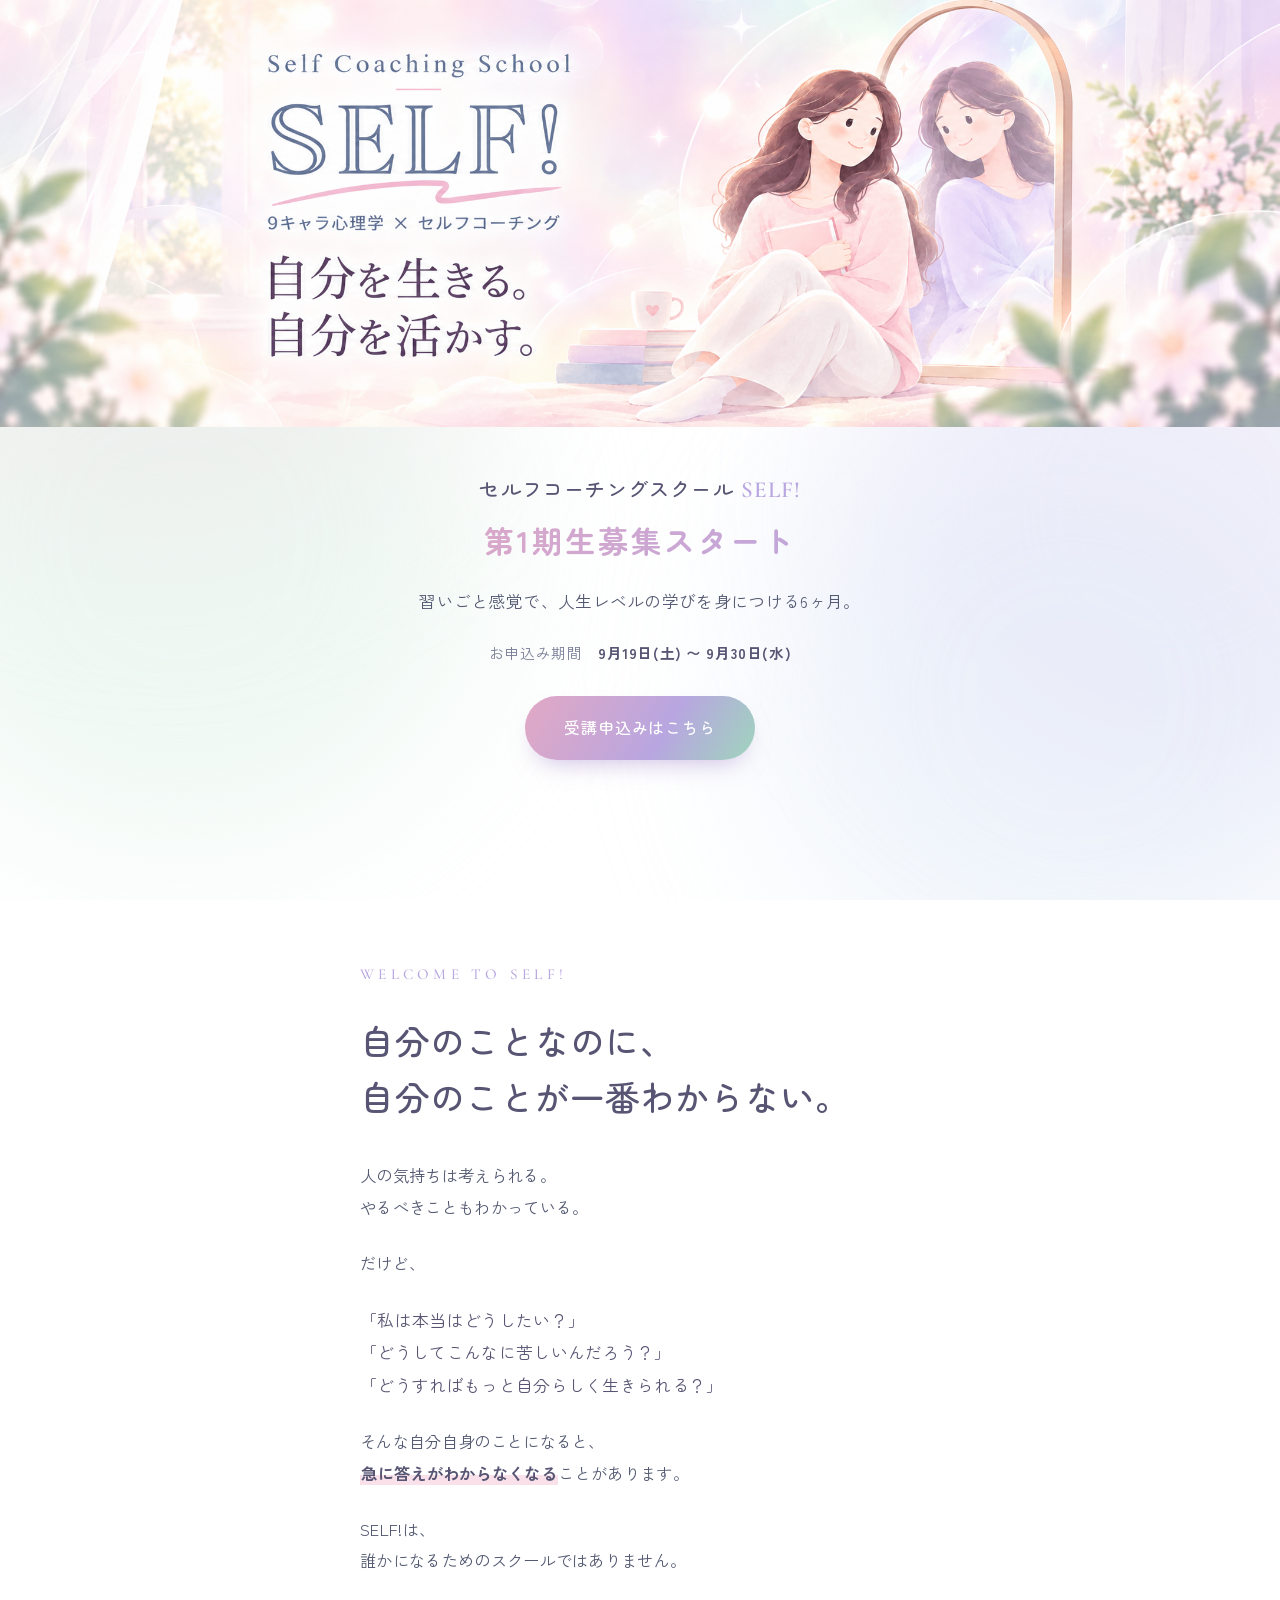
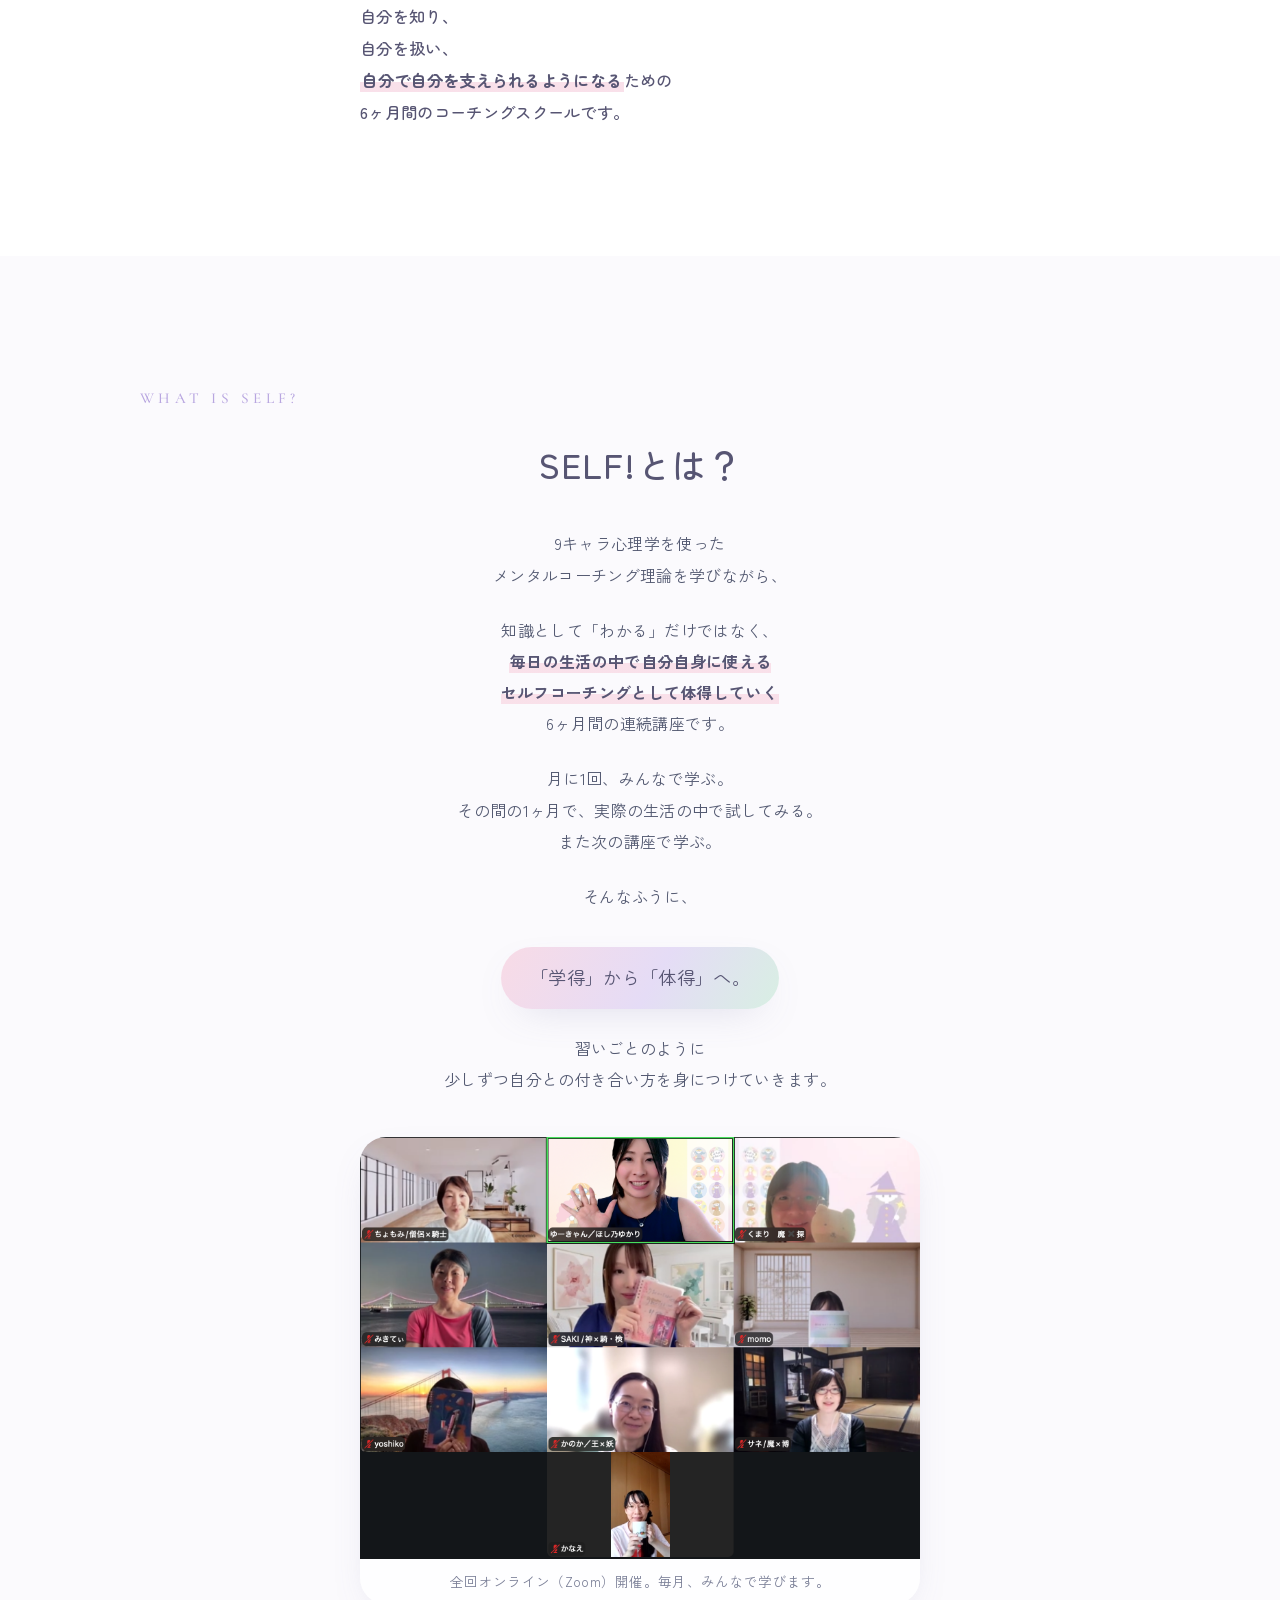
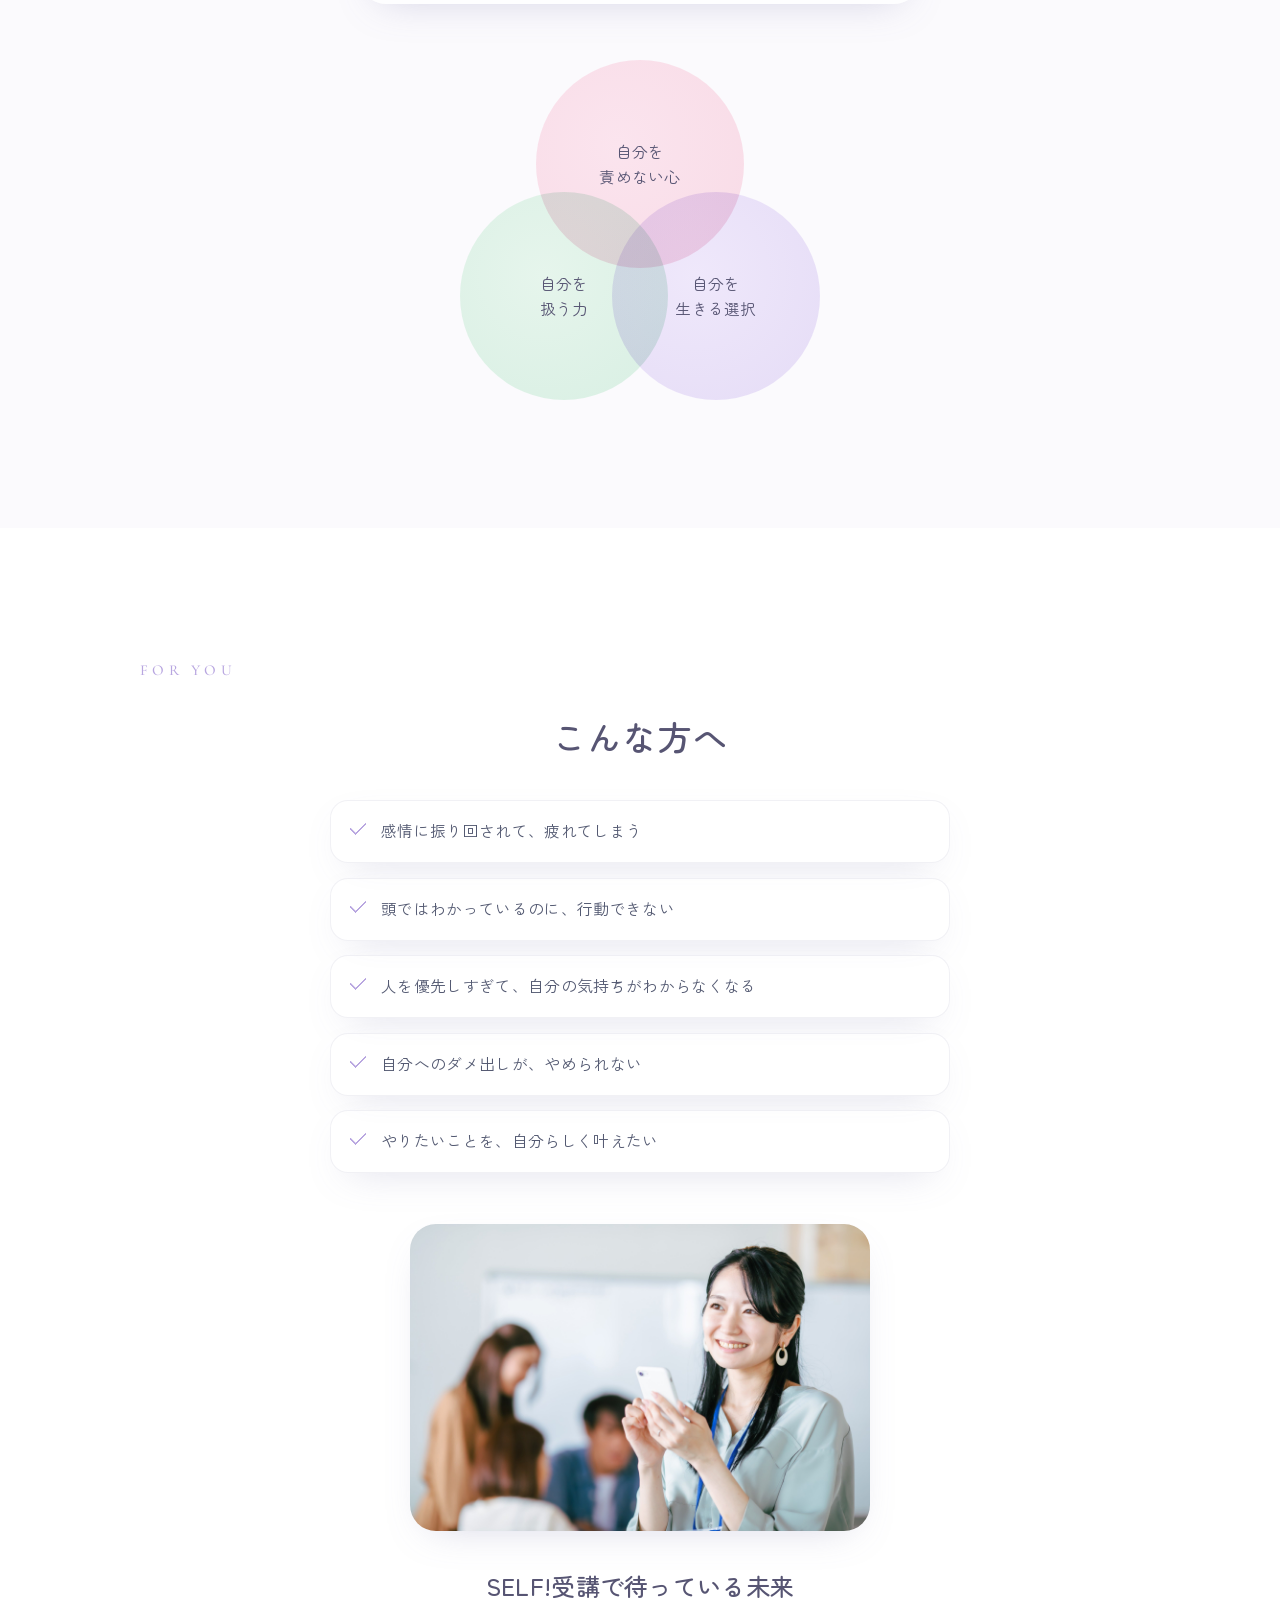
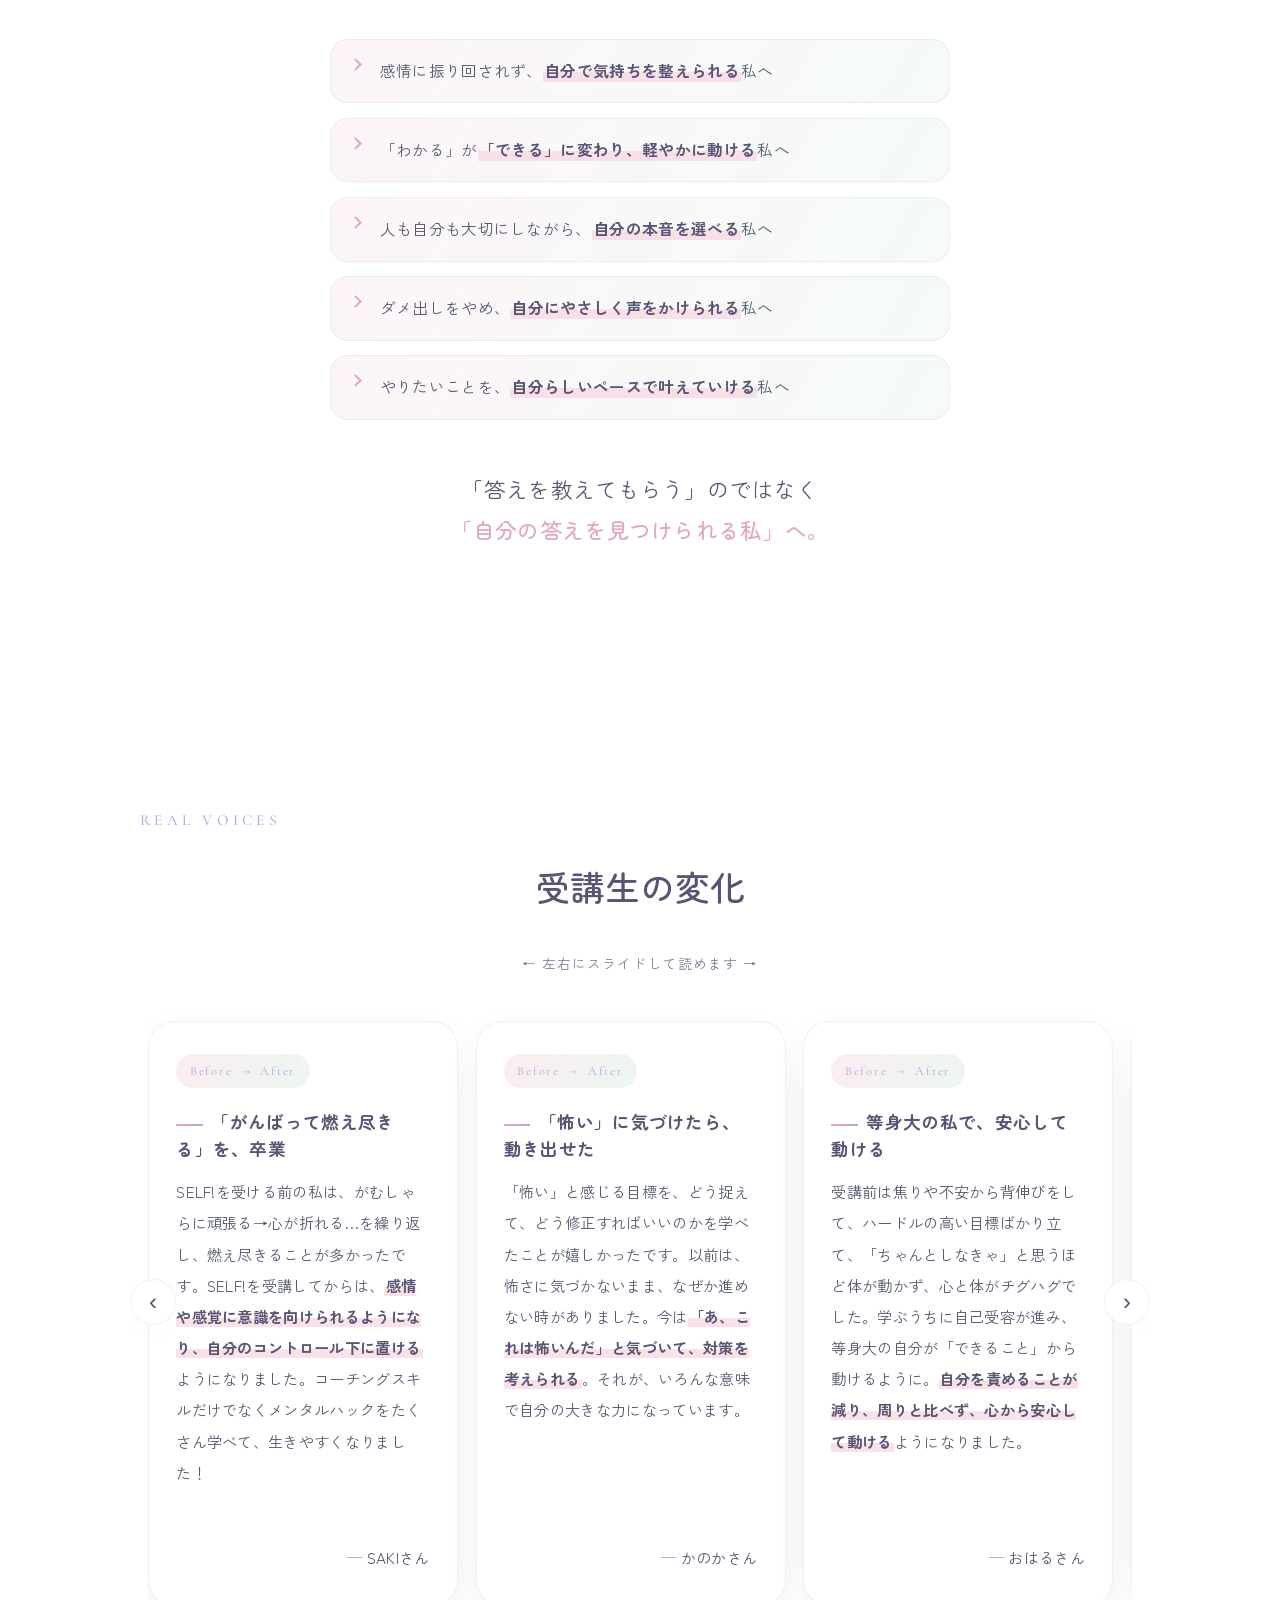
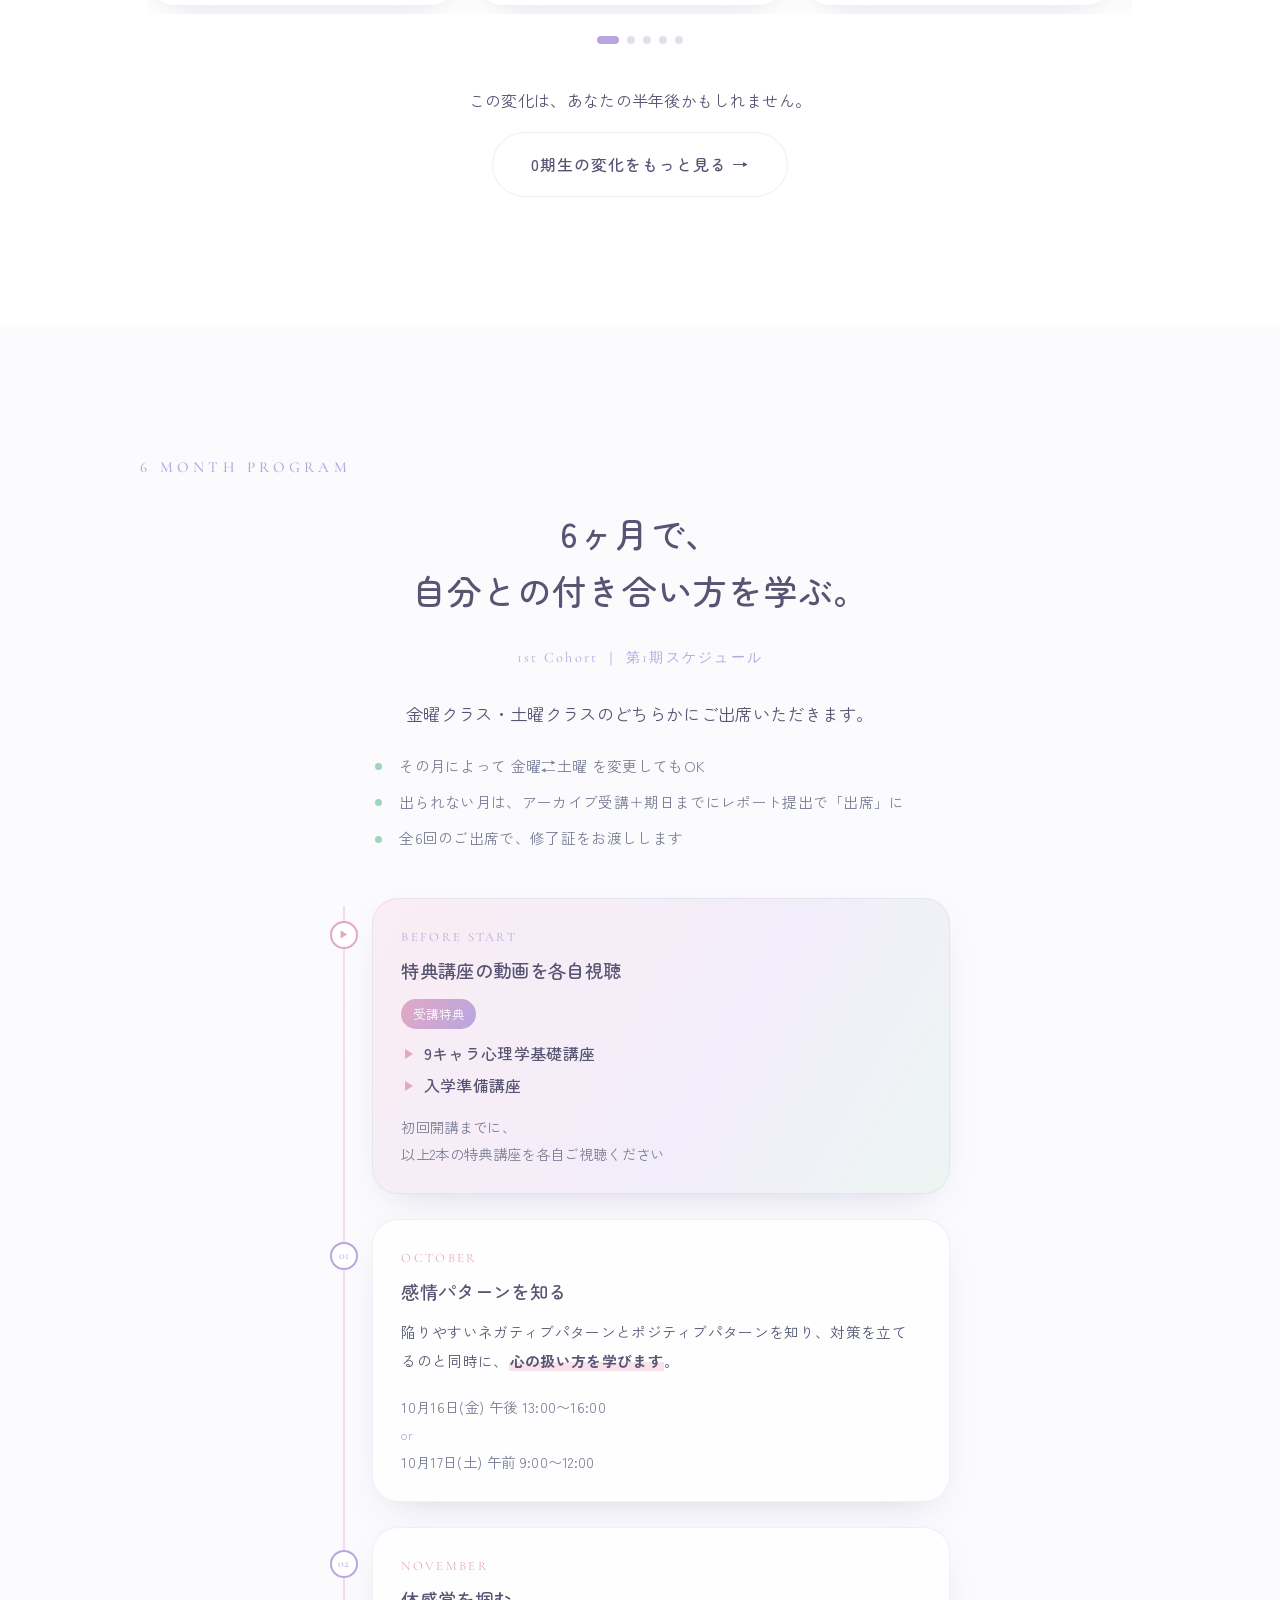
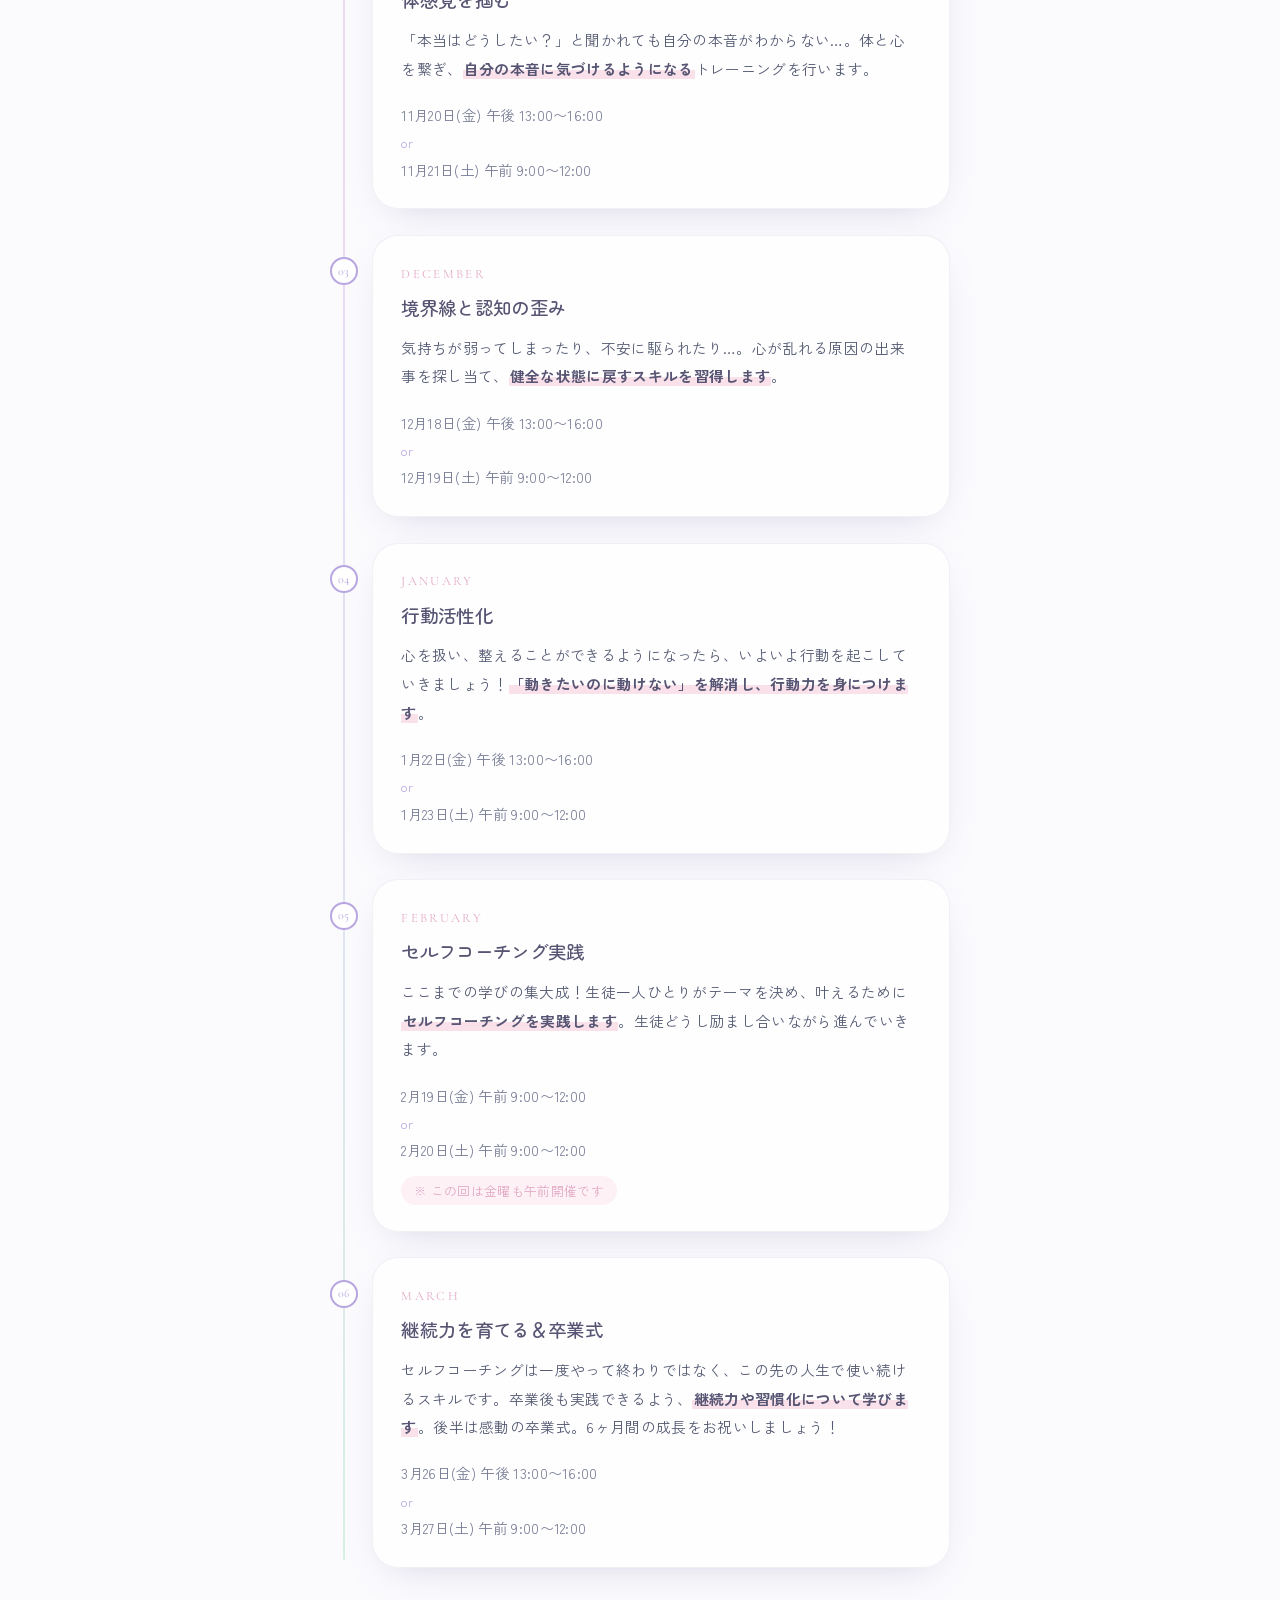
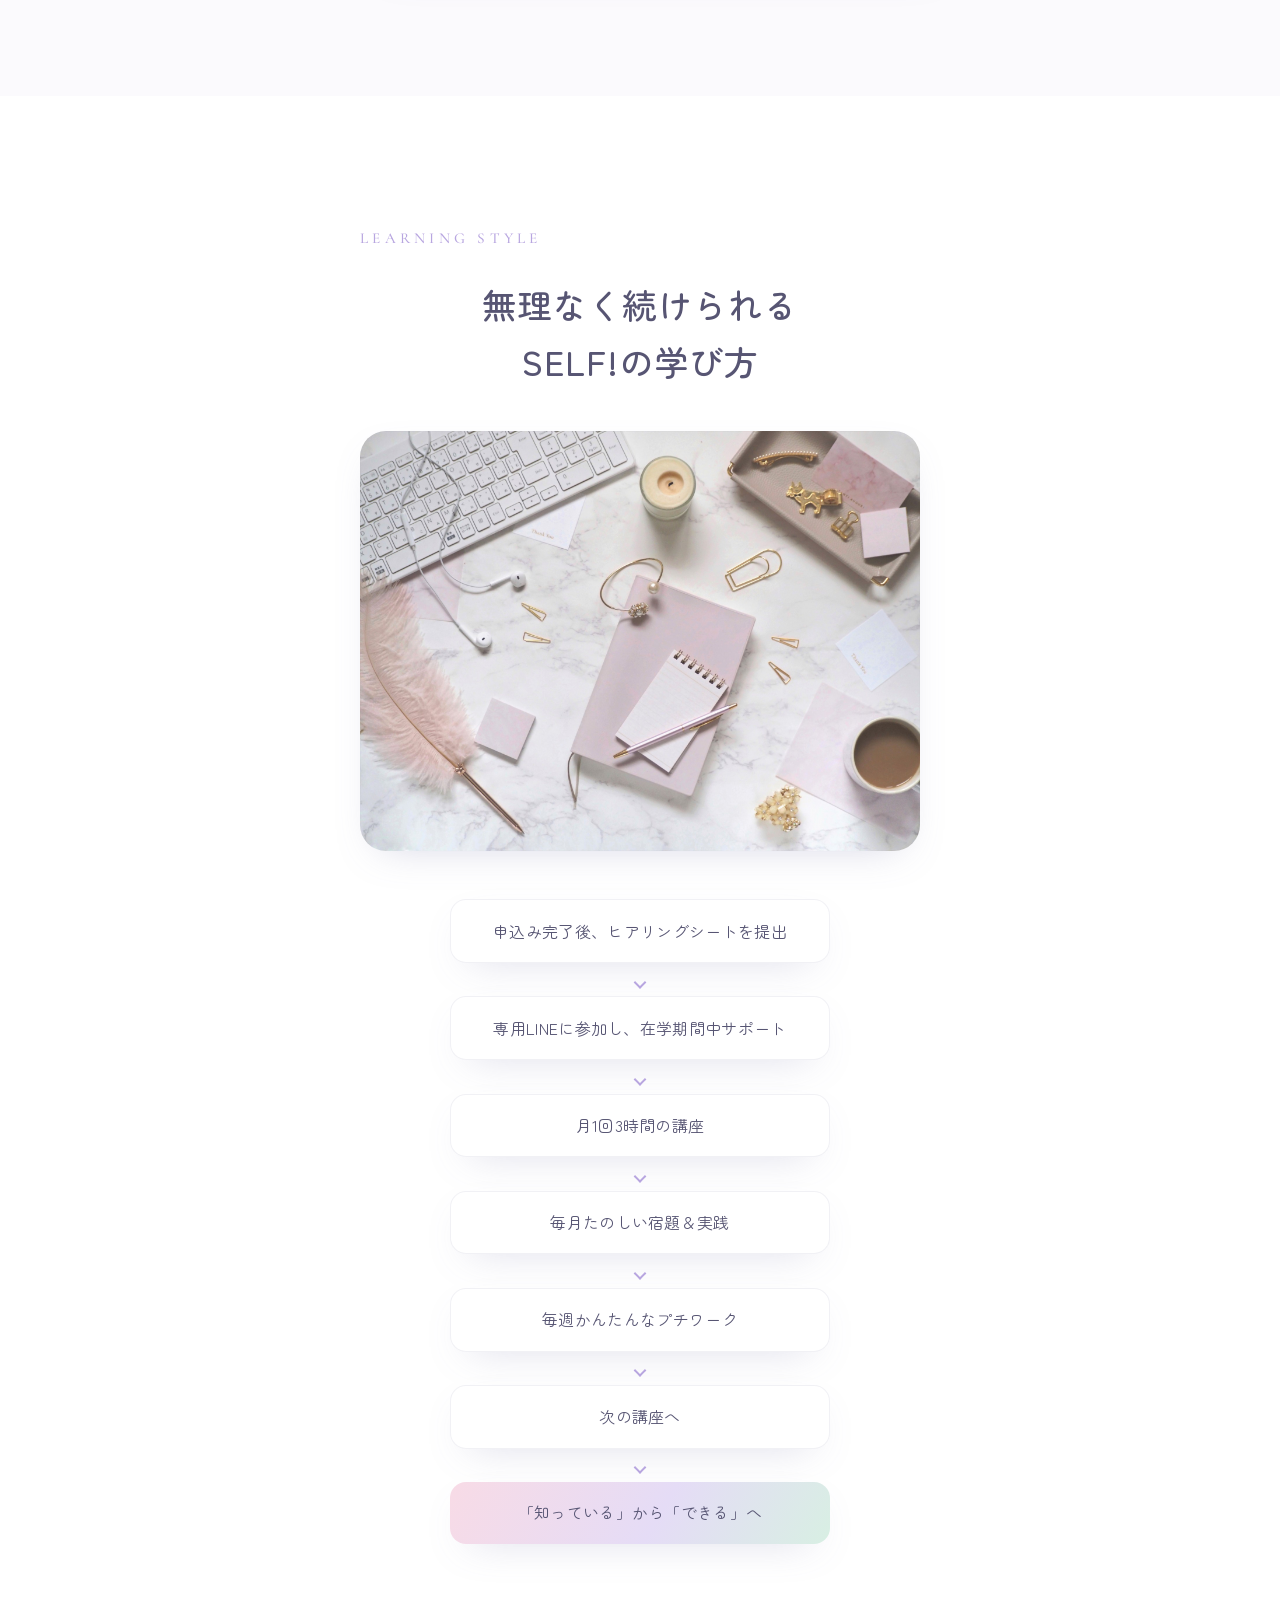
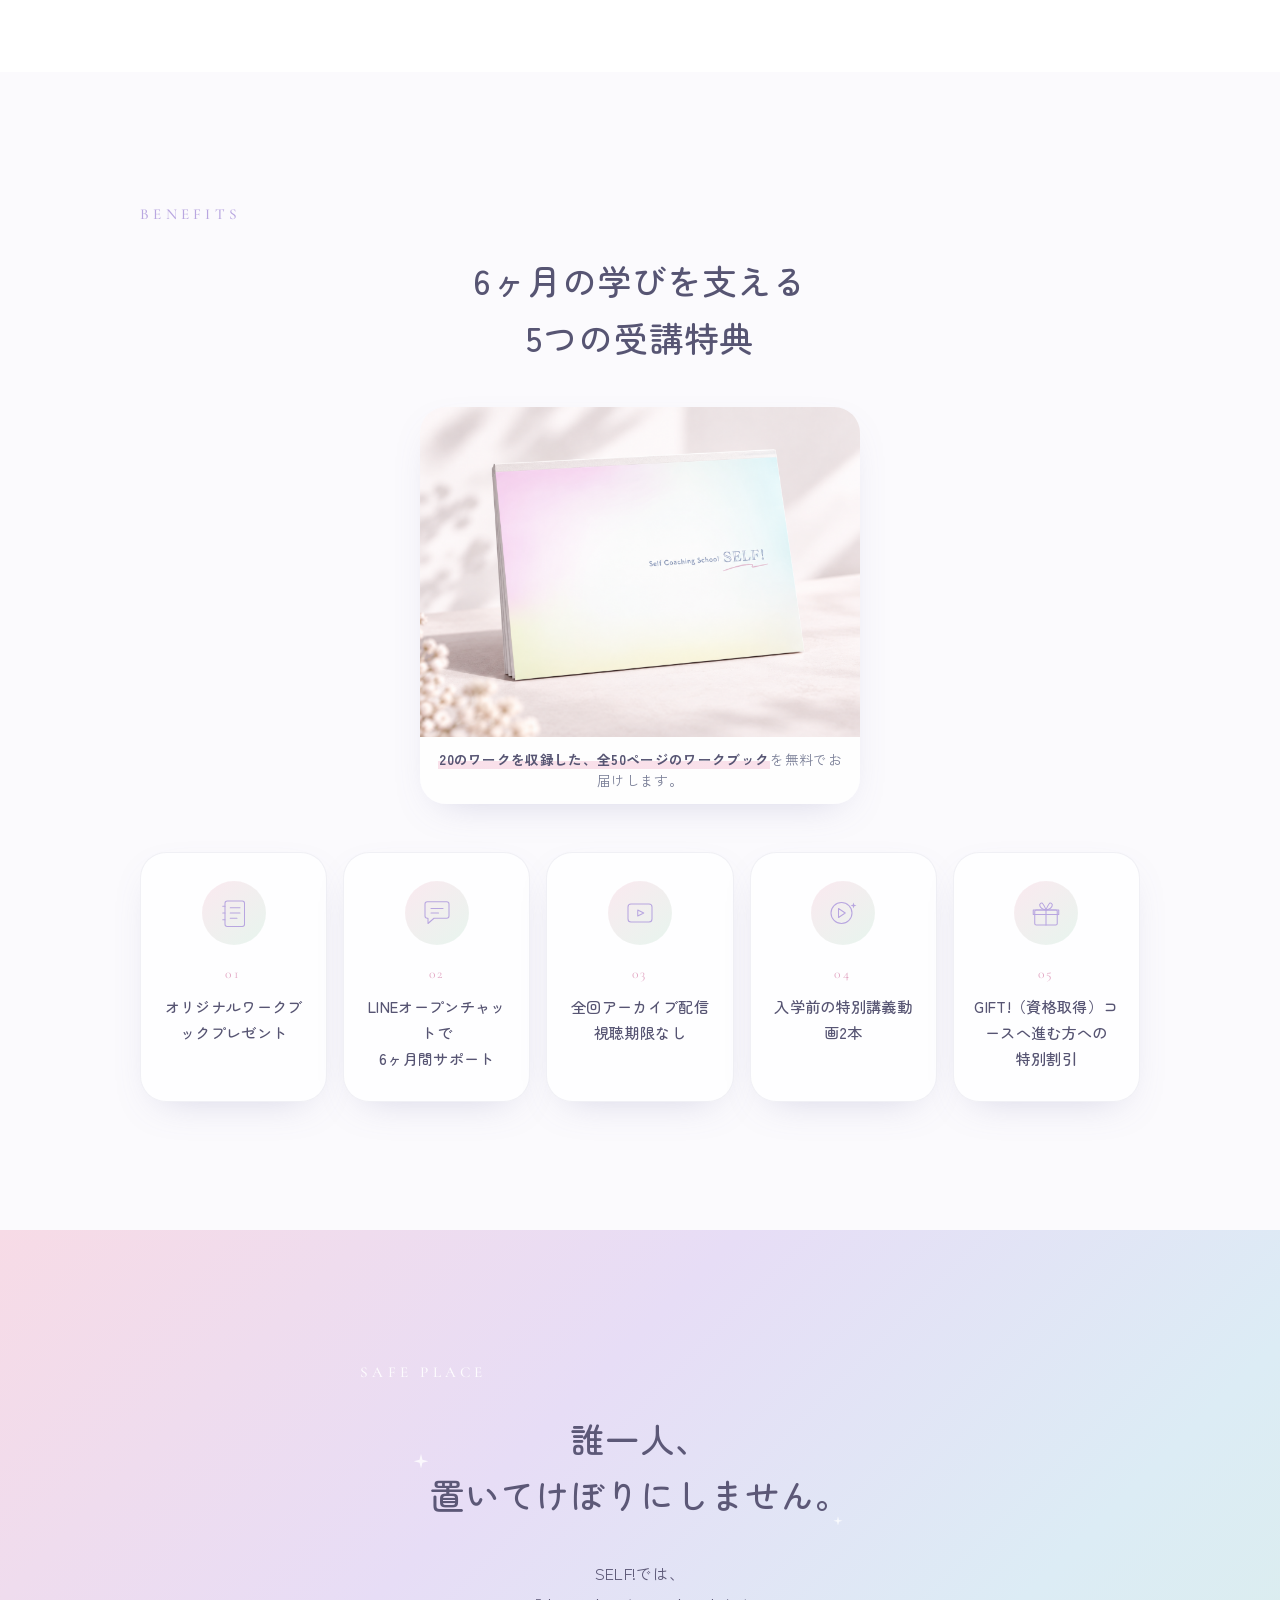
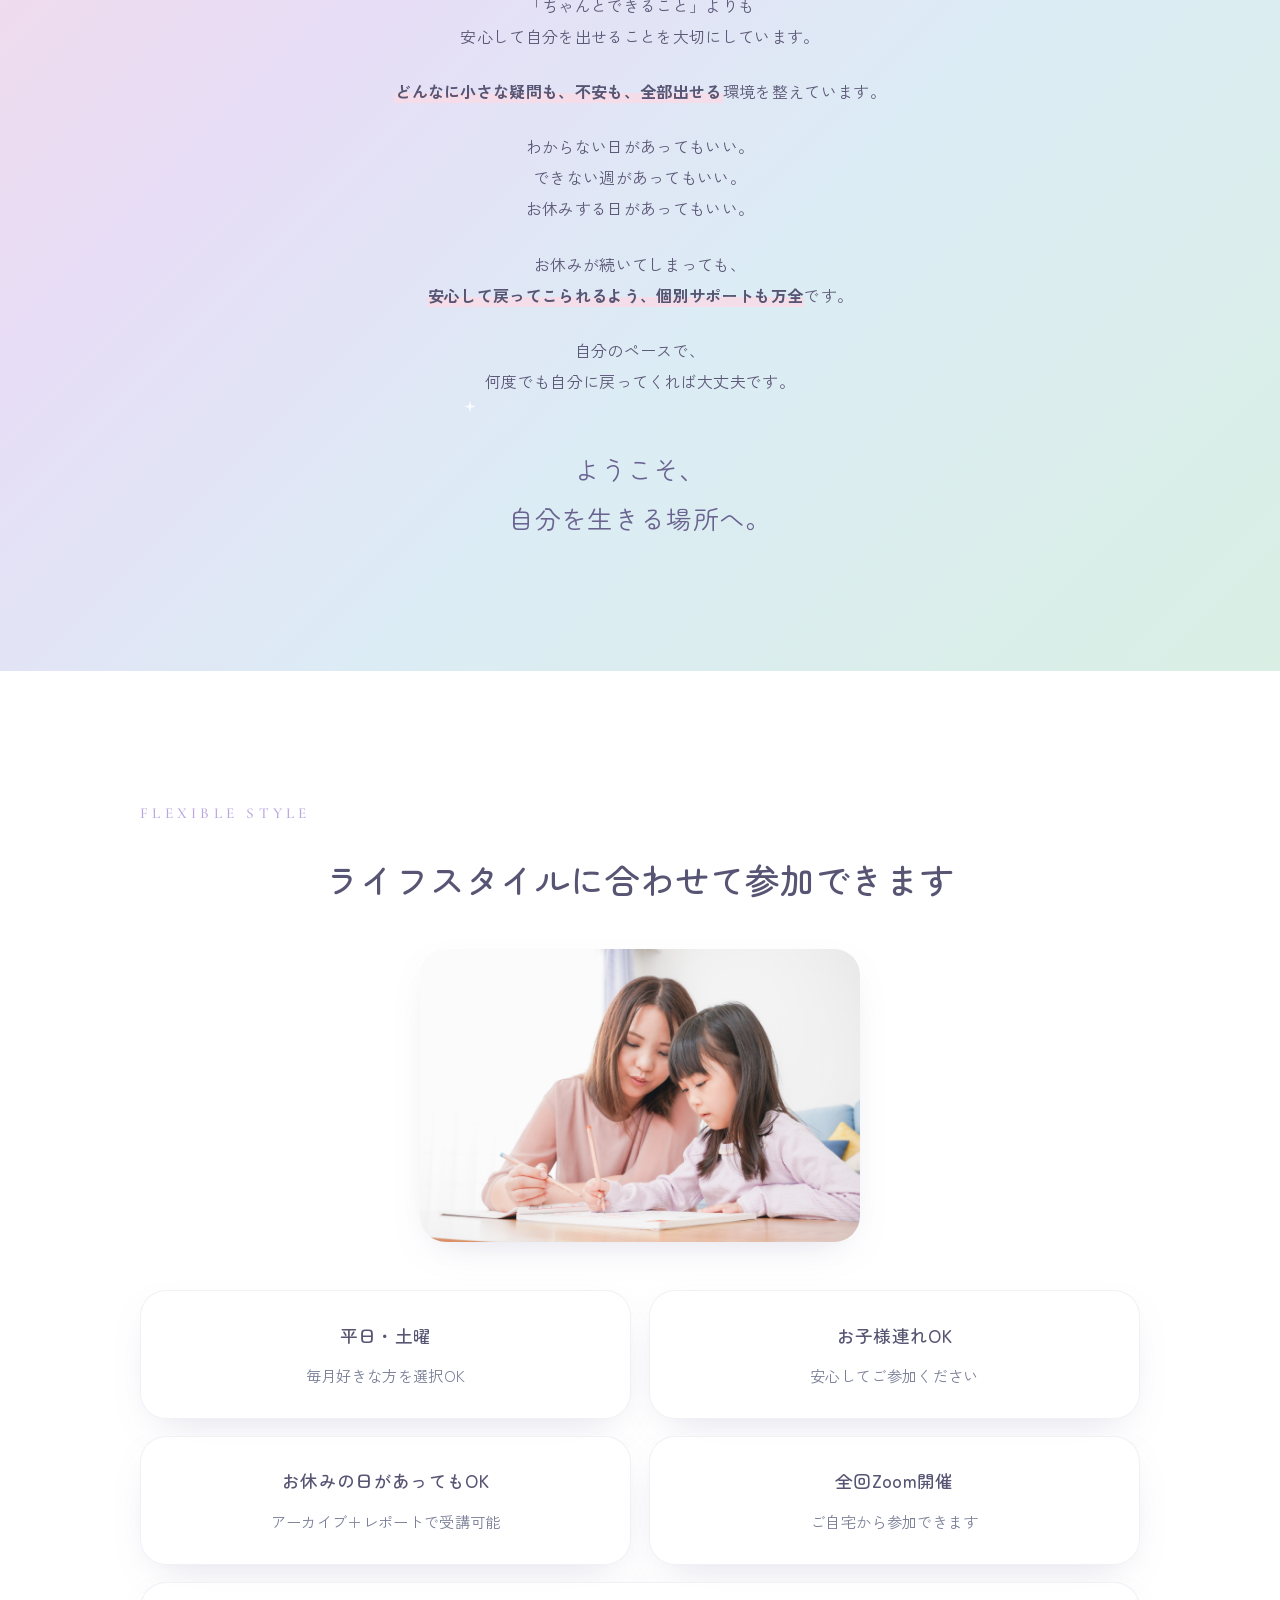
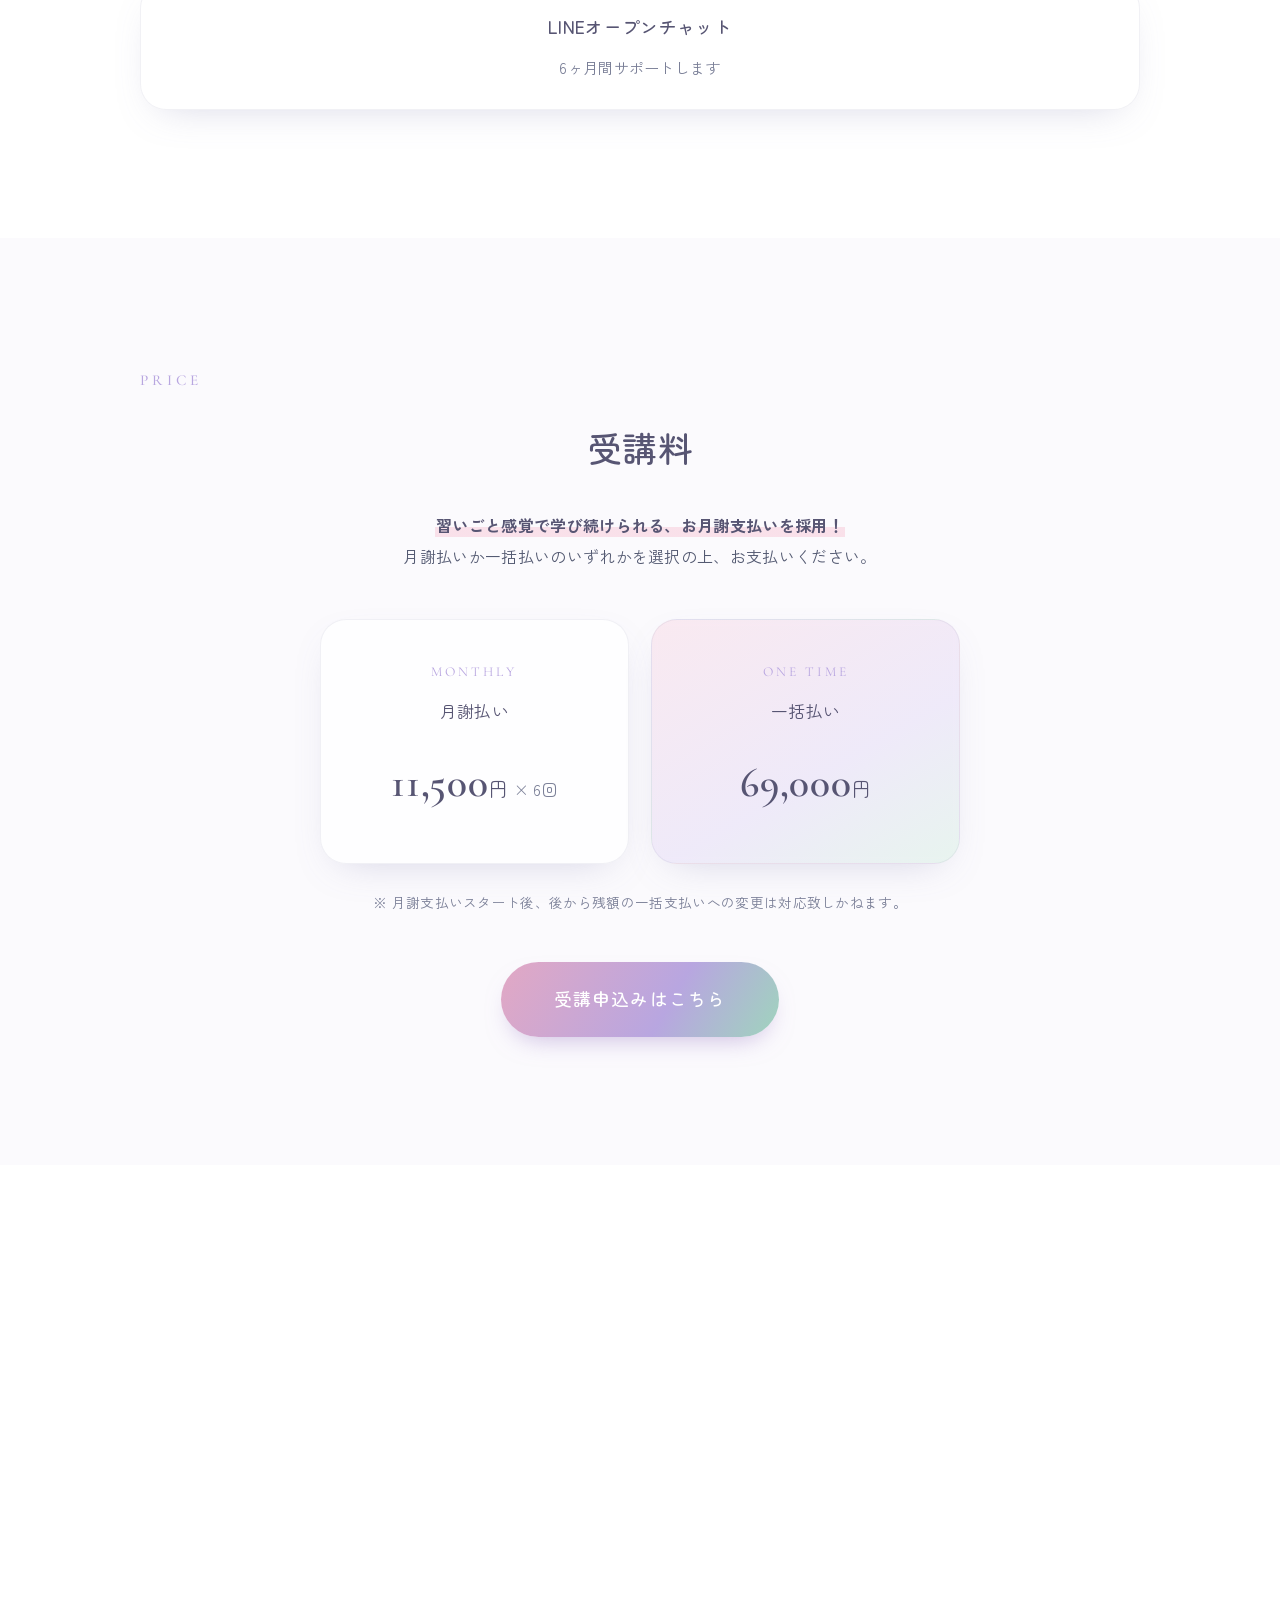
<file: index.html>
<!--
  ============================================================
  Coaching School SELF! ｜ 販売LP
  9 Characters Psychology Coaching School
  ------------------------------------------------------------
  ・1ページ完結 / モバイル最優先 / レスポンシブ
  ・静的サイト（Cloudflare Pages でそのまま公開可能）
  ・文章・画像を差し替えやすいよう、各セクションを
    <section id="..."> で区切り、コメントを付けています。
  ------------------------------------------------------------
  差し替えメモ：
  - ヘッダー画像 : /assets/images/header-1.png ・ header-2.png（3秒ごとに切替）
  - 申込リンク   : class="apply-link" のボタン（計3か所）の href を変更
                   現在: https://belovedcareer.stores.jp/?category_id=69b9e173ff407eac9068d73d
  - 素材写真     : /assets/images/photo-*.jpg、校長写真 principal.png
  ============================================================
-->
<!DOCTYPE html>
<html lang="ja">
<head>
  <meta charset="UTF-8" />
  <meta name="viewport" content="width=device-width, initial-scale=1.0" />

  <!-- ===== SEO ===== -->
  <title>Coaching School SELF!｜9キャラ心理学×セルフコーチング</title>
  <meta name="description" content="9キャラ心理学を使ったセルフコーチングを6ヶ月かけて学び、自分を知り、自分を整え、自分らしく生きる力を身につけるオンラインコーチングスクールSELF!" />
  <meta name="theme-color" content="#ffffff" />

  <!-- ===== OGP（SNSシェア用） ===== -->
  <meta property="og:type" content="website" />
  <meta property="og:title" content="Coaching School SELF!｜9キャラ心理学×セルフコーチング" />
  <meta property="og:description" content="自分を知って、自分を整えて、自分の人生を自分で選べる私へ。9キャラ心理学×セルフコーチングを学ぶ6ヶ月のオンラインスクール。" />
  <meta property="og:image" content="/assets/images/header-1.png" />
  <meta property="og:site_name" content="Coaching School SELF!" />
  <meta name="twitter:card" content="summary_large_image" />
  <meta name="twitter:title" content="Coaching School SELF!｜9キャラ心理学×セルフコーチング" />
  <meta name="twitter:description" content="自分を知って、自分を整えて、自分の人生を自分で選べる私へ。" />
  <meta name="twitter:image" content="/assets/images/header-1.png" />

  <!-- ===== Google Fonts =====
       本文 : Zen Kaku Gothic New（やわらかいゴシック）
       見出し: Zen Maru Gothic（丸みのあるゴシック）
       英字  : Cormorant Garamond / Playfair Display（上品なSerif） -->
  <link rel="preconnect" href="https://fonts.googleapis.com" />
  <link rel="preconnect" href="https://fonts.gstatic.com" crossorigin />
  <link href="https://fonts.googleapis.com/css2?family=Cormorant+Garamond:ital,wght@0,400;0,500;0,600;1,400&family=Playfair+Display:ital,wght@0,400;0,500;1,400&family=Zen+Kaku+Gothic+New:wght@400;500;700&family=Zen+Maru+Gothic:wght@400;500;700&display=swap" rel="stylesheet" />

  <link rel="stylesheet" href="/css/style.css" />
</head>

<body>

  <!-- ================= 背景のオーロラ光（ページ全体でゆっくり動く） ================= -->
  <div class="aurora" aria-hidden="true">
    <span class="aurora__blob aurora__blob--pink"></span>
    <span class="aurora__blob aurora__blob--lavender"></span>
    <span class="aurora__blob aurora__blob--mint"></span>
    <span class="aurora__blob aurora__blob--blue"></span>
  </div>

  <!-- ============================================================
       ファーストビュー（ヒーロー）
       ------------------------------------------------------------
       ヘッダー画像（header-1/2.png）が「SELF!」ロゴ・タグラインを
       含むため、下のコピーは重複を避けて最小限にしています。
       ============================================================ -->
  <header class="hero" id="top">
    <!-- SEO/アクセシビリティ用の見出し（画像がロゴを担うため視覚的には非表示） -->
    <h1 class="sr-only">Coaching School SELF! ｜ 9キャラ心理学 × セルフコーチング</h1>

    <!-- ヘッダー画像（横いっぱい・角丸なし）。2枚を3秒ごとにふわっと入れ替え。
         画像を差し替える場合：/assets/images/header-1.png ・ header-2.png -->
    <div class="hero__slideshow">
      <!-- スマホ：正方形の2枚を3秒ごとにふわっとクロスフェード -->
      <img src="/assets/images/header-1.png" alt="Coaching School SELF! ― 9キャラ心理学 × セルフコーチング／自分を生きる。自分を活かす。" class="hero__slide hero__slide--sp is-active" />
      <img src="/assets/images/header-2.png" alt="" class="hero__slide hero__slide--sp" />
      <!-- PC：横長バナー1枚（自動で切替表示） -->
      <img src="/assets/images/header-wide.png" alt="" class="hero__slide hero__slide--pc" />
    </div>

    <div class="hero__copy container container--narrow reveal">
      <!-- ① 目立たせる見出しブロック -->
      <p class="hero__school">セルフコーチングスクール <span class="hero__self">SELF!</span></p>
      <p class="hero__badge">第1期生募集スタート</p>

      <!-- ② 説明 -->
      <p class="hero__sub">
        習いごと感覚で、<br class="sp-only" />人生レベルの学びを身につける6ヶ月。
      </p>

      <!-- ③ お申込み期間 -->
      <p class="hero__period">お申込み期間　<strong>9月19日(土) 〜 9月30日(水)</strong></p>

      <div class="hero__cta">
        <!-- 申込リンク（本番URL）。差し替える場合はページ内の apply-link を検索 -->
        <a href="https://belovedcareer.stores.jp/?category_id=69b9e173ff407eac9068d73d" class="btn btn--primary apply-link" target="_blank" rel="noopener">受講申込みはこちら</a>
      </div>
    </div>
  </header>

  <main>

    <!-- ============================================================
         01 INTRODUCTION
         ============================================================ -->
    <section class="section section--intro" id="introduction">
      <div class="container container--narrow reveal">
        <p class="eyebrow">Welcome to SELF!</p>
        <h2 class="section__title">
          自分のことなのに、<br />
          自分のことが一番わからない。
        </h2>

        <div class="prose">
          <p>
            人の気持ちは考えられる。<br />
            やるべきこともわかっている。
          </p>
          <p>だけど、</p>
          <p class="prose__quote">
            「私は本当はどうしたい？」<br />
            「どうしてこんなに苦しいんだろう？」<br />
            「どうすればもっと自分らしく生きられる？」
          </p>
          <p>
            そんな自分自身のことになると、<br />
            <strong class="mark">急に答えがわからなくなる</strong>ことがあります。
          </p>
          <p>
            SELF!は、<br />
            誰かになるためのスクールではありません。
          </p>
          <p class="prose__emphasis">
            自分を知り、<br />
            自分を扱い、<br />
            <strong class="mark">自分で自分を支えられるようになる</strong>ための<br />
            6ヶ月間のコーチングスクールです。
          </p>
        </div>
      </div>
    </section>

    <!-- ============================================================
         02 WHAT IS SELF?
         ============================================================ -->
    <section class="section section--soft" id="about">
      <div class="container reveal">
        <p class="eyebrow">What is SELF?</p>
        <h2 class="section__title section__title--center">SELF!とは？</h2>

        <div class="prose prose--center">
          <p>
            9キャラ心理学を使った<br />
            メンタルコーチング理論を学びながら、
          </p>
          <p>
            知識として「わかる」だけではなく、<br />
            <strong class="mark">毎日の生活の中で自分自身に使える<br />
            セルフコーチングとして体得していく</strong><br />
            6ヶ月間の連続講座です。
          </p>
          <p>
            月に1回、みんなで学ぶ。<br />
            その間の1ヶ月で、実際の生活の中で試してみる。<br />
            また次の講座で学ぶ。
          </p>
          <p>そんなふうに、</p>
          <p class="prose__badge"><span>「学得」から「体得」へ。</span></p>
          <p>
            習いごとのように<br />
            少しずつ自分との付き合い方を身につけていきます。
          </p>
        </div>

        <!-- 実際の講座風景（Zoom・掲載許可済み） -->
        <figure class="section-photo section-photo--wide">
          <img src="/assets/images/class-zoom.png" alt="オンライン（Zoom）で集まって学ぶ受講生のみなさん" loading="lazy" />
          <figcaption>全回オンライン（Zoom）開催。毎月、みんなで学びます。</figcaption>
        </figure>

        <!-- 3つのパステル円（重なり合うベン図風） -->
        <div class="venn" aria-hidden="false">
          <div class="venn__circle venn__circle--pink">
            <span>自分を<br />責めない心</span>
          </div>
          <div class="venn__circle venn__circle--mint">
            <span>自分を<br />扱う力</span>
          </div>
          <div class="venn__circle venn__circle--lavender">
            <span>自分を<br />生きる選択</span>
          </div>
        </div>
      </div>
    </section>

    <!-- ============================================================
         03 FOR YOU
         ============================================================ -->
    <section class="section" id="for-you">
      <div class="container reveal">
        <p class="eyebrow">For You</p>
        <h2 class="section__title section__title--center">こんな方へ</h2>

        <ul class="checklist">
          <li class="checklist__item">感情に振り回されて、疲れてしまう</li>
          <li class="checklist__item">頭ではわかっているのに、行動できない</li>
          <li class="checklist__item">人を優先しすぎて、自分の気持ちがわからなくなる</li>
          <li class="checklist__item">自分へのダメ出しが、やめられない</li>
          <li class="checklist__item">やりたいことを、自分らしく叶えたい</li>
        </ul>

        <!-- 受講で待っている未来（悩み → 変化） -->
        <div class="future">
          <figure class="future__photo">
            <img src="/assets/images/photo-seminar.jpg" alt="スマートフォンを手に、明るい表情で学ぶ女性" loading="lazy" />
          </figure>

          <h3 class="future__title">SELF!受講で待っている未来</h3>

          <ul class="future__list">
            <li>感情に振り回されず、<strong class="mark">自分で気持ちを整えられる</strong>私へ</li>
            <li>「わかる」が<strong class="mark">「できる」に変わり、軽やかに動ける</strong>私へ</li>
            <li>人も自分も大切にしながら、<strong class="mark">自分の本音を選べる</strong>私へ</li>
            <li>ダメ出しをやめ、<strong class="mark">自分にやさしく声をかけられる</strong>私へ</li>
            <li>やりたいことを、<strong class="mark">自分らしいペースで叶えていける</strong>私へ</li>
          </ul>
        </div>

        <p class="pull-quote">
          「答えを教えてもらう」のではなく<br />
          <strong>「自分の答えを見つけられる私」へ。</strong>
        </p>
      </div>
    </section>

    <!-- ============================================================
         03.5 VOICES（受講生の変化・左右スライダー）
         ------------------------------------------------------------
         ・カードは横スクロール＋スナップで左右スワイプ可能
         ・PCでは前後の矢印ボタンを表示、下部にドットインジケーター
         ・文章の差し替えは各 <article class="card voice-slide"> 内で
         ・重要な変化の一文は <strong class="mark"> でマーカー表示
         ============================================================ -->
    <section class="section" id="voices">
      <div class="container reveal">
        <p class="eyebrow">Real Voices</p>
        <h2 class="section__title section__title--center">受講生の変化</h2>
        <p class="voices__hint">← 左右にスライドして読めます →</p>

        <div class="voices">
          <button class="voices__arrow voices__arrow--prev" type="button" aria-label="前の声へ">‹</button>

          <div class="voices__track" id="voicesTrack">

            <article class="card voice-slide">
              <p class="voice__badge">Before <span>→</span> After</p>
              <p class="voice__headline">「がんばって燃え尽きる」を、卒業</p>
              <p class="voice__text">
                SELF!を受ける前の私は、がむしゃらに頑張る→心が折れる…を繰り返し、燃え尽きることが多かったです。SELF!を受講してからは、<strong class="mark">感情や感覚に意識を向けられるようになり、自分のコントロール下に置ける</strong>ようになりました。コーチングスキルだけでなくメンタルハックをたくさん学べて、生きやすくなりました！
              </p>
              <p class="voice__name">SAKIさん</p>
            </article>

            <article class="card voice-slide">
              <p class="voice__badge">Before <span>→</span> After</p>
              <p class="voice__headline">「怖い」に気づけたら、動き出せた</p>
              <p class="voice__text">
                「怖い」と感じる目標を、どう捉えて、どう修正すればいいのかを学べたことが嬉しかったです。以前は、怖さに気づかないまま、なぜか進めない時がありました。今は<strong class="mark">「あ、これは怖いんだ」と気づいて、対策を考えられる</strong>。それが、いろんな意味で自分の大きな力になっています。
              </p>
              <p class="voice__name">かのかさん</p>
            </article>

            <article class="card voice-slide">
              <p class="voice__badge">Before <span>→</span> After</p>
              <p class="voice__headline">等身大の私で、安心して動ける</p>
              <p class="voice__text">
                受講前は焦りや不安から背伸びをして、ハードルの高い目標ばかり立て、「ちゃんとしなきゃ」と思うほど体が動かず、心と体がチグハグでした。学ぶうちに自己受容が進み、等身大の自分が「できること」から動けるように。<strong class="mark">自分を責めることが減り、周りと比べず、心から安心して動ける</strong>ようになりました。
              </p>
              <p class="voice__name">おはるさん</p>
            </article>

            <article class="card voice-slide">
              <p class="voice__badge">Before <span>→</span> After</p>
              <p class="voice__headline">目標が“自分サイズ”に変わった</p>
              <p class="voice__text">
                受講前は継続が苦手で、目標を決めた瞬間はやる気に満ちても、すぐに熱が冷めてしまう自分が嫌でした。学んで気づいたのは、<strong class="mark">そもそも目標設定が、自分に合っていなかった</strong>こと。頭だけで考えた目標だったんです。今は体の感覚も意識して設定し、コツコツ前へ。できない時も責めず、「どこで引っかかってる?」と未来に目を向けられるようになりました。
              </p>
              <p class="voice__name">あんなさん</p>
            </article>

            <article class="card voice-slide">
              <p class="voice__badge">Before <span>→</span> After</p>
              <p class="voice__headline">一人だと続かなかったことが、続く</p>
              <p class="voice__text">
                「こうしたい」と思っても一人では続かず、気づけば元の自分に戻ってしまう——その繰り返しでした。SELF!で毎月立ち止まり、決めて、やってみて、振り返る時間を重ねるうちに、続かなかったことが少しずつ続くように。大きな達成というより、<strong class="mark">自分を見ながら、次の一歩を決め続けられる</strong>ことが一番の変化です。定期的に自分と向き合えば前へ進めると実感しています。
              </p>
              <p class="voice__name">みさりんさん</p>
            </article>

          </div>

          <button class="voices__arrow voices__arrow--next" type="button" aria-label="次の声へ">›</button>

          <div class="voices__dots" id="voicesDots" aria-hidden="true"></div>
        </div>

        <!-- 0期生の変化アーカイブ（別ページ voices.html）への導線 -->
        <div class="cta-center voices__more">
          <p class="voices__more-lead">この変化は、あなたの半年後かもしれません。</p>
          <a href="/voices.html" class="btn btn--ghost">0期生の変化をもっと見る →</a>
        </div>
      </div>
    </section>

    <!-- ============================================================
         04 6 MONTH PROGRAM（縦タイムライン）
         ============================================================ -->
    <section class="section section--soft" id="program">
      <div class="container reveal">
        <p class="eyebrow">6 Month Program</p>
        <h2 class="section__title section__title--center">
          6ヶ月で、<br />
          自分との付き合い方を学ぶ。
        </h2>

        <!-- 第1期スケジュール／クラスの仕組み -->
        <p class="program-cohort">1st Cohort ｜ 第1期スケジュール</p>

        <div class="program-notes">
          <p class="program-notes__lead">
            金曜クラス・土曜クラスの<br class="sp-only" />どちらかにご出席いただきます。
          </p>
          <ul>
            <li>その月によって 金曜⇄土曜 を変更してもOK</li>
            <li>出られない月は、アーカイブ受講＋期日までにレポート提出で「出席」に</li>
            <li>全6回のご出席で、修了証をお渡しします</li>
          </ul>
        </div>

        <ol class="timeline">
          <li class="timeline__item timeline__item--pre">
            <div class="timeline__marker timeline__marker--pre"><span>▶</span></div>
            <div class="card timeline__card timeline__card--pre">
              <p class="timeline__month">Before Start</p>
              <h3 class="timeline__theme">特典講座の動画を各自視聴</h3>
              <p class="timeline__pre-label">受講特典</p>
              <ul class="timeline__pre-list">
                <li>9キャラ心理学基礎講座</li>
                <li>入学準備講座</li>
              </ul>
              <p class="timeline__date">初回開講までに、<br />以上2本の特典講座を各自ご視聴ください</p>
            </div>
          </li>
          <li class="timeline__item">
            <div class="timeline__marker"><span>01</span></div>
            <div class="card timeline__card">
              <p class="timeline__month">OCTOBER</p>
              <h3 class="timeline__theme">感情パターンを知る</h3>
              <p class="timeline__desc">陥りやすいネガティブパターンとポジティブパターンを知り、対策を立てるのと同時に、<strong class="mark">心の扱い方を学びます</strong>。</p>
              <p class="timeline__date">10月16日(金) 午後 13:00〜16:00<br /><span>or</span><br />10月17日(土) 午前 9:00〜12:00</p>
            </div>
          </li>
          <li class="timeline__item">
            <div class="timeline__marker"><span>02</span></div>
            <div class="card timeline__card">
              <p class="timeline__month">NOVEMBER</p>
              <h3 class="timeline__theme">体感覚を掴む</h3>
              <p class="timeline__desc">「本当はどうしたい？」と聞かれても自分の本音がわからない…。体と心を繋ぎ、<strong class="mark">自分の本音に気づけるようになる</strong>トレーニングを行います。</p>
              <p class="timeline__date">11月20日(金) 午後 13:00〜16:00<br /><span>or</span><br />11月21日(土) 午前 9:00〜12:00</p>
            </div>
          </li>
          <li class="timeline__item">
            <div class="timeline__marker"><span>03</span></div>
            <div class="card timeline__card">
              <p class="timeline__month">DECEMBER</p>
              <h3 class="timeline__theme">境界線と認知の歪み</h3>
              <p class="timeline__desc">気持ちが弱ってしまったり、不安に駆られたり…。心が乱れる原因の出来事を探し当て、<strong class="mark">健全な状態に戻すスキルを習得します</strong>。</p>
              <p class="timeline__date">12月18日(金) 午後 13:00〜16:00<br /><span>or</span><br />12月19日(土) 午前 9:00〜12:00</p>
            </div>
          </li>
          <li class="timeline__item">
            <div class="timeline__marker"><span>04</span></div>
            <div class="card timeline__card">
              <p class="timeline__month">JANUARY</p>
              <h3 class="timeline__theme">行動活性化</h3>
              <p class="timeline__desc">心を扱い、整えることができるようになったら、いよいよ行動を起こしていきましょう！<strong class="mark">「動きたいのに動けない」を解消し、行動力を身につけます</strong>。</p>
              <p class="timeline__date">1月22日(金) 午後 13:00〜16:00<br /><span>or</span><br />1月23日(土) 午前 9:00〜12:00</p>
            </div>
          </li>
          <li class="timeline__item">
            <div class="timeline__marker"><span>05</span></div>
            <div class="card timeline__card">
              <p class="timeline__month">FEBRUARY</p>
              <h3 class="timeline__theme">セルフコーチング実践</h3>
              <p class="timeline__desc">ここまでの学びの集大成！生徒一人ひとりがテーマを決め、叶えるために<strong class="mark">セルフコーチングを実践します</strong>。生徒どうし励まし合いながら進んでいきます。</p>
              <p class="timeline__date">2月19日(金) 午前 9:00〜12:00<br /><span>or</span><br />2月20日(土) 午前 9:00〜12:00</p>
              <p class="timeline__note">※ この回は金曜も午前開催です</p>
            </div>
          </li>
          <li class="timeline__item">
            <div class="timeline__marker"><span>06</span></div>
            <div class="card timeline__card">
              <p class="timeline__month">MARCH</p>
              <h3 class="timeline__theme">継続力を育てる＆卒業式</h3>
              <p class="timeline__desc">セルフコーチングは一度やって終わりではなく、この先の人生で使い続けるスキルです。卒業後も実践できるよう、<strong class="mark">継続力や習慣化について学びます</strong>。後半は感動の卒業式。6ヶ月間の成長をお祝いしましょう！</p>
              <p class="timeline__date">3月26日(金) 午後 13:00〜16:00<br /><span>or</span><br />3月27日(土) 午前 9:00〜12:00</p>
            </div>
          </li>
        </ol>
      </div>
    </section>

    <!-- ============================================================
         05 LEARNING STYLE（学びの流れ）
         ============================================================ -->
    <section class="section" id="learning">
      <div class="container container--narrow reveal">
        <p class="eyebrow">Learning Style</p>
        <h2 class="section__title section__title--center">
          無理なく続けられる<br />
          SELF!の学び方
        </h2>

        <figure class="section-photo section-photo--wide">
          <img src="/assets/images/photo-journal.jpg" alt="ノートやペン、コーヒーが並ぶジャーナリングの風景" loading="lazy" />
        </figure>

        <ul class="flow">
          <li class="flow__step">申込み完了後、ヒアリングシートを提出</li>
          <li class="flow__step">専用LINEに参加し、在学期間中サポート</li>
          <li class="flow__step">月1回3時間の講座</li>
          <li class="flow__step">毎月たのしい宿題＆実践</li>
          <li class="flow__step">毎週かんたんなプチワーク</li>
          <li class="flow__step">次の講座へ</li>
          <li class="flow__step flow__step--goal">「知っている」から「できる」へ</li>
        </ul>
      </div>
    </section>

    <!-- ============================================================
         06 BENEFITS（5つの受講特典）
         ============================================================ -->
    <section class="section section--soft" id="benefits">
      <div class="container reveal">
        <p class="eyebrow">Benefits</p>
        <h2 class="section__title section__title--center">
          6ヶ月の学びを支える<br />
          5つの受講特典
        </h2>

        <figure class="section-photo">
          <img src="/assets/images/workbook.png" alt="SELF!オリジナルワークブックのイメージ" loading="lazy" />
          <figcaption><strong class="mark">20のワークを収録した、全50ページのワークブック</strong>を無料でお届けします。</figcaption>
        </figure>

        <div class="benefits">
          <div class="card benefit">
            <div class="benefit__icon">
              <!-- ノート -->
              <svg viewBox="0 0 48 48" fill="none" stroke="currentColor" stroke-width="1.4" stroke-linecap="round" stroke-linejoin="round"><rect x="12" y="8" width="26" height="34" rx="3"/><path d="M12 15h-3M12 24h-3M12 33h-3M19 17h13M19 24h13M19 31h9"/></svg>
            </div>
            <p class="benefit__no">01</p>
            <h3 class="benefit__title">オリジナルワークブックプレゼント</h3>
          </div>

          <div class="card benefit">
            <div class="benefit__icon">
              <!-- 吹き出し -->
              <svg viewBox="0 0 48 48" fill="none" stroke="currentColor" stroke-width="1.4" stroke-linecap="round" stroke-linejoin="round"><path d="M8 12a3 3 0 0 1 3-3h26a3 3 0 0 1 3 3v16a3 3 0 0 1-3 3H20l-8 7v-7h-1a3 3 0 0 1-3-3z"/><path d="M16 18h16M16 24h10"/></svg>
            </div>
            <p class="benefit__no">02</p>
            <h3 class="benefit__title">LINEオープンチャットで<br />6ヶ月間サポート</h3>
          </div>

          <div class="card benefit">
            <div class="benefit__icon">
              <!-- 動画 -->
              <svg viewBox="0 0 48 48" fill="none" stroke="currentColor" stroke-width="1.4" stroke-linecap="round" stroke-linejoin="round"><rect x="8" y="12" width="32" height="24" rx="4"/><path d="M21 20l8 4-8 4z"/></svg>
            </div>
            <p class="benefit__no">03</p>
            <h3 class="benefit__title">全回アーカイブ配信<br />視聴期限なし</h3>
          </div>

          <div class="card benefit">
            <div class="benefit__icon">
              <!-- 特別講義動画（再生＋きらめき） -->
              <svg viewBox="0 0 48 48" fill="none" stroke="currentColor" stroke-width="1.4" stroke-linecap="round" stroke-linejoin="round"><circle cx="22" cy="24" r="14"/><path d="M18 18l9 6-9 6z"/><path d="M38 10l1 3 3 1-3 1-1 3-1-3-3-1 3-1z" fill="currentColor" stroke="none"/></svg>
            </div>
            <p class="benefit__no">04</p>
            <h3 class="benefit__title">入学前の特別講義動画2本</h3>
          </div>

          <div class="card benefit">
            <div class="benefit__icon">
              <!-- ギフト -->
              <svg viewBox="0 0 48 48" fill="none" stroke="currentColor" stroke-width="1.4" stroke-linecap="round" stroke-linejoin="round"><rect x="9" y="20" width="30" height="20" rx="2"/><path d="M7 20h34v6H7zM24 20v20"/><path d="M24 20s-6-1-8-5c-1.5-3 2-6 4-3 2 2.5 4 8 4 8zM24 20s6-1 8-5c1.5-3-2-6-4-3-2 2.5-4 8-4 8z"/></svg>
            </div>
            <p class="benefit__no">05</p>
            <h3 class="benefit__title">GIFT!（資格取得）コースへ進む方への<br />特別割引</h3>
          </div>
        </div>
      </div>
    </section>

    <!-- ============================================================
         07 SAFE PLACE（世界観を強く見せるセクション）
         ============================================================ -->
    <section class="section section--safe" id="safe">
      <div class="container container--narrow reveal">
        <div class="safe__stars" aria-hidden="true">
          <svg viewBox="0 0 24 24" class="star star--1"><path d="M12 2l1.6 6.4L20 10l-6.4 1.6L12 18l-1.6-6.4L4 10l6.4-1.6z"/></svg>
          <svg viewBox="0 0 24 24" class="star star--2"><path d="M12 2l1.6 6.4L20 10l-6.4 1.6L12 18l-1.6-6.4L4 10l6.4-1.6z"/></svg>
          <svg viewBox="0 0 24 24" class="star star--3"><path d="M12 2l1.6 6.4L20 10l-6.4 1.6L12 18l-1.6-6.4L4 10l6.4-1.6z"/></svg>
        </div>

        <p class="eyebrow eyebrow--light">Safe Place</p>
        <h2 class="section__title section__title--center">
          誰一人、<br />
          置いてけぼりにしません。
        </h2>

        <div class="prose prose--center">
          <p>
            SELF!では、<br />
            「ちゃんとできること」よりも<br />
            安心して自分を出せることを大切にしています。
          </p>
          <p>
            <strong class="mark">どんなに小さな疑問も、不安も、全部出せる</strong>環境を整えています。
          </p>
          <p>
            わからない日があってもいい。<br />
            できない週があってもいい。<br />
            お休みする日があってもいい。
          </p>
          <p>
            お休みが続いてしまっても、<br />
            <strong class="mark">安心して戻ってこられるよう、個別サポートも万全</strong>です。
          </p>
          <p>
            自分のペースで、<br />
            何度でも自分に戻ってくれば大丈夫です。
          </p>
        </div>

        <p class="safe__message">
          ようこそ、<br />
          自分を生きる場所へ。
        </p>
      </div>
    </section>

    <!-- ============================================================
         08 FLEXIBLE STYLE
         ============================================================ -->
    <section class="section" id="style">
      <div class="container reveal">
        <p class="eyebrow">Flexible Style</p>
        <h2 class="section__title section__title--center">ライフスタイルに合わせて参加できます</h2>

        <figure class="section-photo">
          <img src="/assets/images/photo-parentchild.jpg" alt="お子様と一緒に机に向かう女性" loading="lazy" />
        </figure>

        <div class="flex-cards">
          <div class="card flex-card">
            <h3 class="flex-card__title">平日・土曜</h3>
            <p>毎月好きな方を選択OK</p>
          </div>
          <div class="card flex-card">
            <h3 class="flex-card__title">お子様連れOK</h3>
            <p>安心してご参加ください</p>
          </div>
          <div class="card flex-card">
            <h3 class="flex-card__title">お休みの日があってもOK</h3>
            <p>アーカイブ＋レポートで受講可能</p>
          </div>
          <div class="card flex-card">
            <h3 class="flex-card__title">全回Zoom開催</h3>
            <p>ご自宅から参加できます</p>
          </div>
          <div class="card flex-card flex-card--wide">
            <h3 class="flex-card__title">LINEオープンチャット</h3>
            <p>6ヶ月間サポートします</p>
          </div>
        </div>
      </div>
    </section>

    <!-- ============================================================
         09 PRICE
         ============================================================ -->
    <section class="section section--soft" id="price">
      <div class="container reveal">
        <p class="eyebrow">Price</p>
        <h2 class="section__title section__title--center">受講料</h2>

        <p class="price-lead">
          <strong class="mark">習いごと感覚で学び続けられる、お月謝支払いを採用！</strong><br />
          月謝払いか一括払いのいずれかを選択の上、お支払いください。
        </p>

        <div class="price-cards">
          <div class="card price-card">
            <p class="price-card__label">MONTHLY</p>
            <p class="price-card__type">月謝払い</p>
            <p class="price-card__amount"><span class="num">11,500</span>円 <span class="price-card__times">× 6回</span></p>
          </div>

          <div class="card price-card price-card--featured">
            <p class="price-card__label">ONE TIME</p>
            <p class="price-card__type">一括払い</p>
            <p class="price-card__amount"><span class="num">69,000</span>円</p>
          </div>
        </div>

        <p class="price-note">※ 月謝支払いスタート後、後から残額の一括支払いへの変更は対応致しかねます。</p>

        <div class="cta-center">
          <a href="https://belovedcareer.stores.jp/?category_id=69b9e173ff407eac9068d73d" class="btn btn--primary btn--large apply-link" target="_blank" rel="noopener">受講申込みはこちら</a>
        </div>
      </div>
    </section>

    <!-- ============================================================
         10 INFORMATION
         ============================================================ -->
    <section class="section" id="faq">
      <div class="container container--narrow reveal">
        <p class="eyebrow">FAQ</p>
        <h2 class="section__title section__title--center">よくあるご質問</h2>

        <!-- 折りたたみFAQ（<details>）。質問をクリックで答えを表示。
             項目を増やす時は <details class="faq__item"> ブロックを複製してください。 -->
        <div class="faq">

          <details class="faq__item">
            <summary class="faq__q">9キャラ心理学の講座やキャリアグラム診断を受けたことがないのですが、大丈夫でしょうか？</summary>
            <p class="faq__a">はい！ご心配には及びません。当スクールは9キャラ心理学に触れたことがない方でもわかりやすく学ぶことができ、セルフコーチングを習得することが可能です。</p>
          </details>

          <details class="faq__item">
            <summary class="faq__q">コーチングやオンライン受講が初めてでも大丈夫ですか？</summary>
            <p class="faq__a">大丈夫です。Zoomの接続方法や進め方もLINEでご案内しますので、初めての方も安心してご参加いただけます。</p>
          </details>

          <details class="faq__item">
            <summary class="faq__q">男性でも受講できますか？</summary>
            <p class="faq__a">申し訳ございません。SELF!は女性限定のスクールです。</p>
          </details>

          <details class="faq__item">
            <summary class="faq__q">子どもを連れて参加してもいいですか？</summary>
            <p class="faq__a">お子様連れ大歓迎です。安心してご参加ください。</p>
          </details>

          <details class="faq__item">
            <summary class="faq__q">顔出し・声出しは必要ですか？</summary>
            <p class="faq__a">グループに分かれてのワークタイムがあるため、<strong>顔出し＆声出しは必須</strong>となります。</p>
          </details>

          <details class="faq__item">
            <summary class="faq__q">講座に参加できない月があっても大丈夫ですか？</summary>
            <p class="faq__a">大丈夫です。お休みされた回はアーカイブ受講＋レポート提出で「出席」となります。全6回のご出席で修了証をお渡しします。</p>
          </details>

          <details class="faq__item">
            <summary class="faq__q">受講中のサポートはありますか？</summary>
            <p class="faq__a">LINEオープンチャットで6ヶ月間サポートします。Zoom招待などのご連絡もLINEを介して行います。</p>
          </details>

          <details class="faq__item">
            <summary class="faq__q">精神疾患を治療中でも受講できますか？</summary>
            <p class="faq__a">セルフコーチングは、フラットなメンタルをプラスにするスキルです。そのため<strong class="mark">治療中の方は心身に負担がかかる可能性があるため、受講を推奨いたしません</strong>。主治医にご相談のうえ、ご受講ください。</p>
          </details>

          <details class="faq__item">
            <summary class="faq__q">申込み後は何をすればいいですか？</summary>
            <p class="faq__a">10月に入りましたら、お申込みメールアドレス宛に<strong>事前ヒアリングシート</strong>とLINEオープンチャットへの招待をお送りします。届きましたらご確認ください。</p>
          </details>

        </div>
      </div>
    </section>

    <!-- ============================================================
         11 CANCELLATION（注意事項・薄いグレー背景）
         ============================================================ -->
    <section class="section section--note" id="cancellation">
      <div class="container container--narrow reveal">
        <h2 class="section__title section__title--small section__title--center">退会について</h2>
        <div class="note-box">
          <p>
            退会手数料として<br />
            次月分のお月謝と同額 11,500円を<br />
            お支払いいただきます。
          </p>
          <p>
            一括支払い済みの方は、<br />
            退会手数料を差し引いた金額を返金します。
          </p>
          <p class="note-box__caution">
            なお、<strong class="mark">途中退会されると、アーカイブ動画やコンテンツにアクセスできなくなります。</strong>卒業式まで在籍された方は、<strong class="mark">卒業後も視聴は永続的に可能</strong>です。お休みの期間があっても、退会せずに在籍を続けるのがおすすめ（お得）です。
          </p>
        </div>
      </div>
    </section>

    <!-- ============================================================
         11.5 PRINCIPAL MESSAGE（校長からのメッセージ）
         ------------------------------------------------------------
         写真の差し替え：/assets/images/principal.png
         ============================================================ -->
    <section class="section section--soft" id="principal">
      <div class="container reveal">
        <p class="eyebrow">Message</p>
        <h2 class="section__title section__title--center">SELF!校長からのメッセージ</h2>

        <div class="principal">
          <figure class="principal__photo">
            <img src="/assets/images/principal.png" alt="SELF!校長 ほし乃ゆかり" loading="lazy" />
          </figure>

          <div class="principal__body">
            <p class="principal__text">
              私が目指しているのは、<br />
              <strong class="mark">「一家に一人、メンタルコーチがいる社会」</strong>です。
            </p>
            <p class="principal__text">
              そのためにまずは、自分が自分の心を知り、ケアし、励まし、立て直せるようになること。
            </p>
            <p class="principal__text">
              <strong>自分のために学んだことが、いつか大切な人を支える力になる。</strong>
            </p>
            <p class="principal__text">
              SELF!で、その一歩を一緒に始めましょう。
            </p>
            <p class="principal__sign">
              セルフキャラ育成協会 代表<br />
              じぶん研究家　<span class="principal__name">ほし乃ゆかり</span>
            </p>
          </div>
        </div>
      </div>
    </section>

    <!-- ============================================================
         12 FINAL CTA
         ============================================================ -->
    <section class="section section--final" id="apply">
      <div class="container container--narrow reveal">
        <p class="final__lead">
          自分を知ることは、<br />
          自分の人生を<br />
          自分に返してあげること。
        </p>

        <p class="final__logo">Coaching School <span>SELF!</span></p>

        <p class="final__tagline">
          自分を生きる <span class="x">×</span> 自分を活かす<br />
          6ヶ月を始めませんか？
        </p>

        <a href="https://belovedcareer.stores.jp/?category_id=69b9e173ff407eac9068d73d" class="btn btn--primary btn--large apply-link" target="_blank" rel="noopener">受講申込みはこちら</a>
      </div>
    </section>

  </main>

  <!-- ================= フッター ================= -->
  <footer class="footer">
    <p class="footer__logo">SELF<span>!</span></p>
    <p class="footer__en">9 Characters Psychology Coaching School</p>
    <p class="footer__copy">© Coaching School SELF!</p>
  </footer>

  <script src="/js/main.js" defer></script>
</body>
</html>
</file>
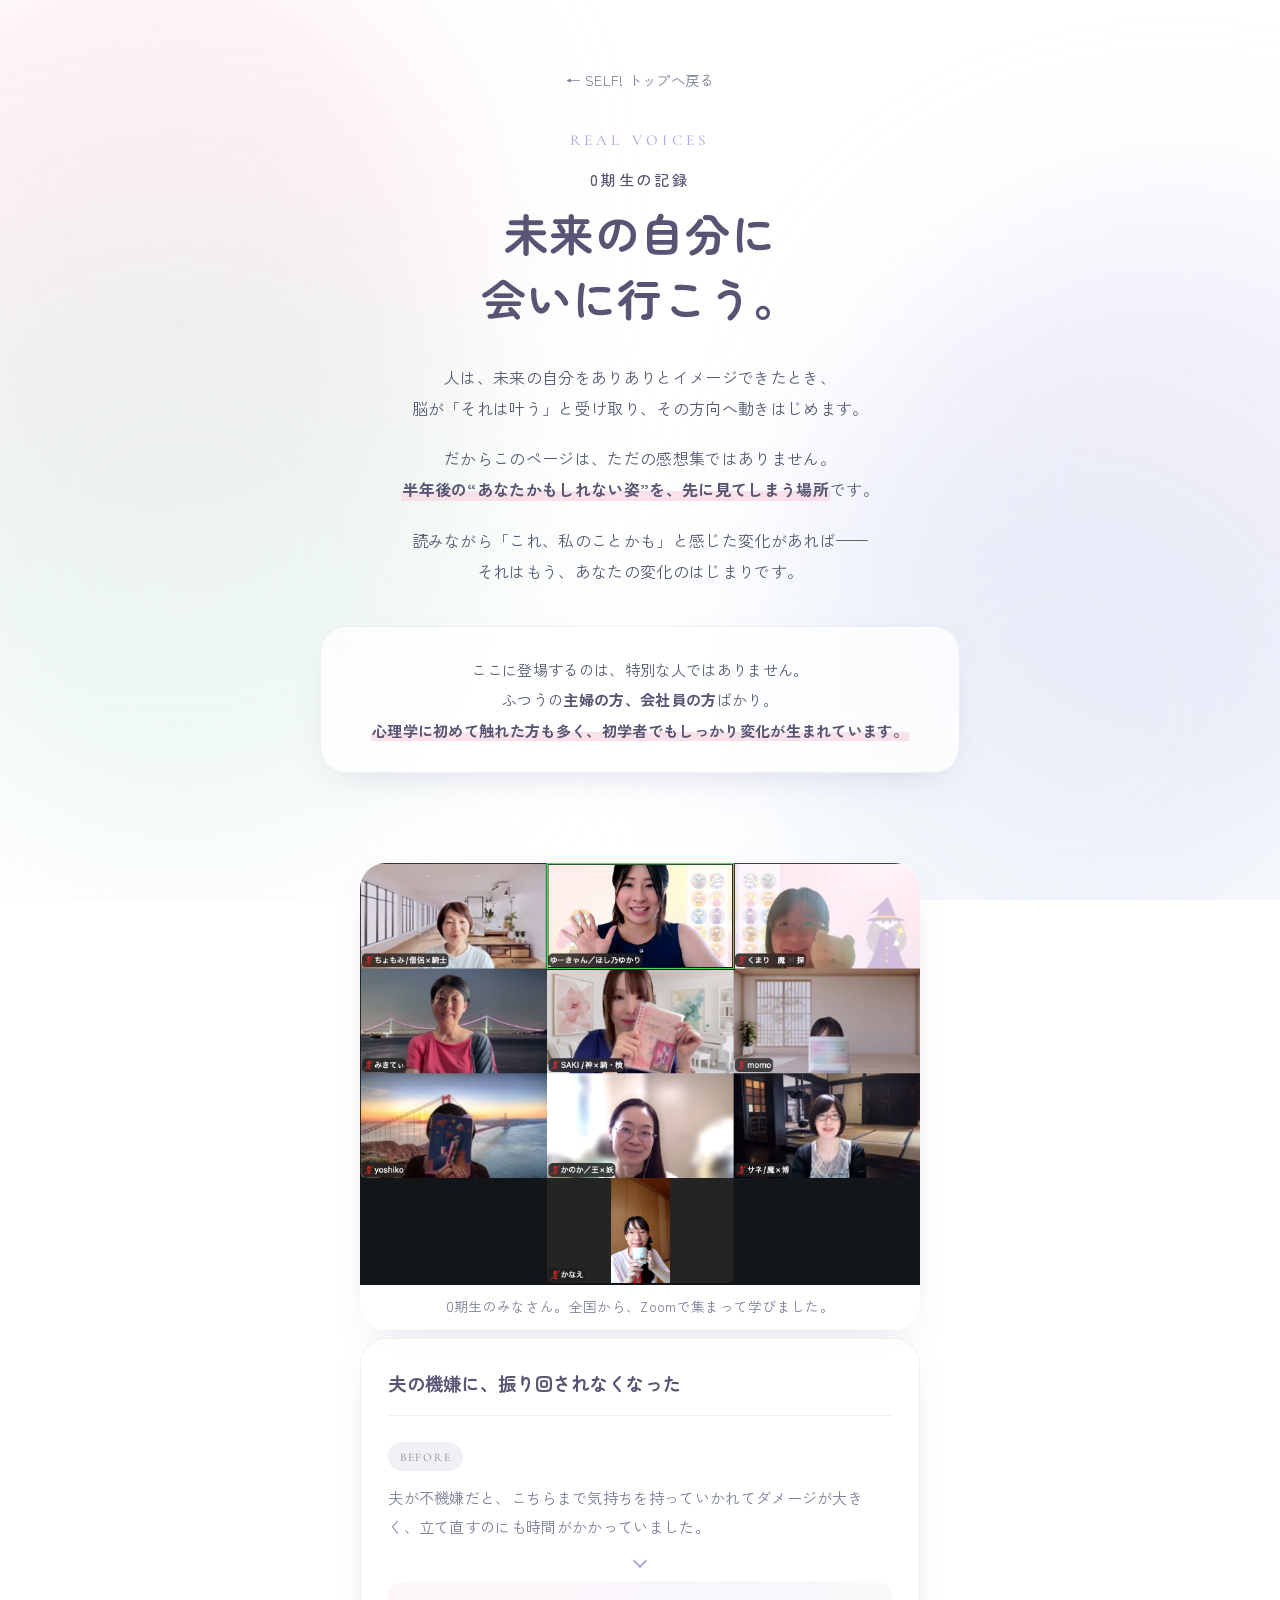
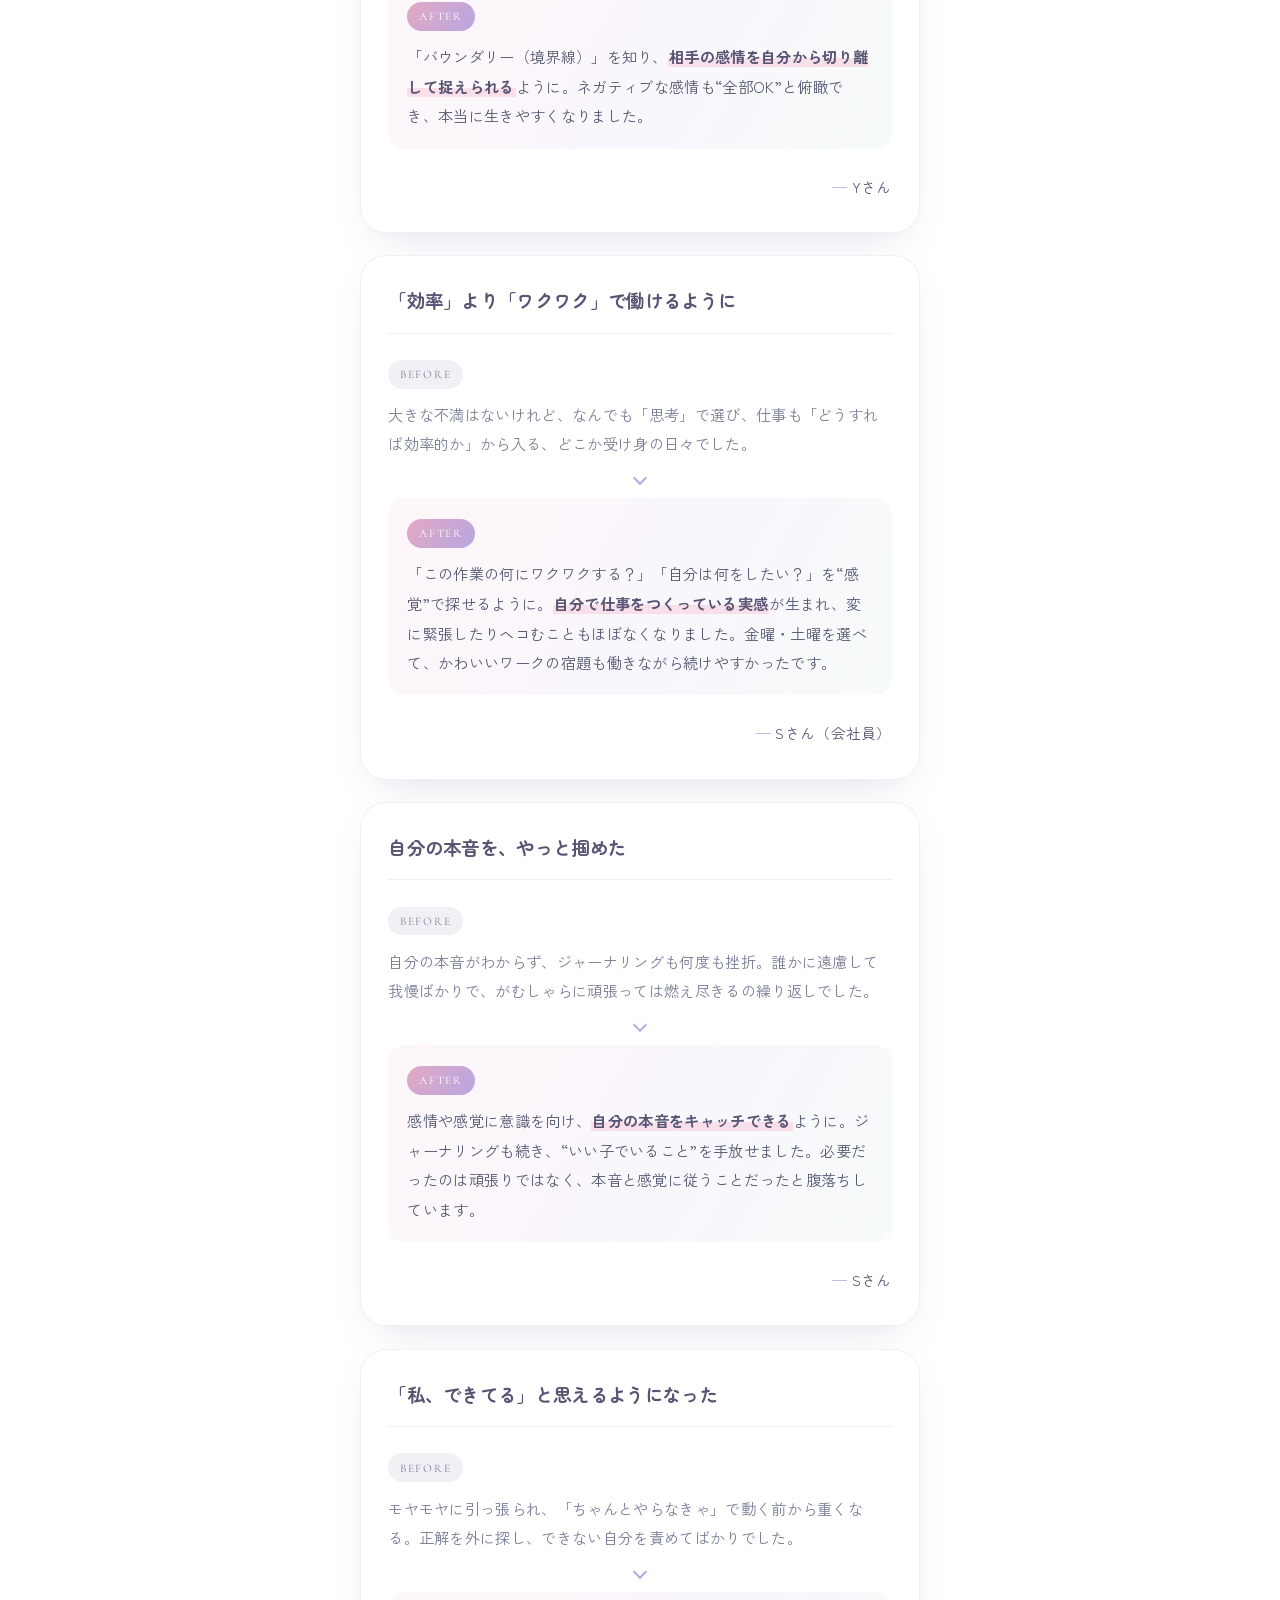
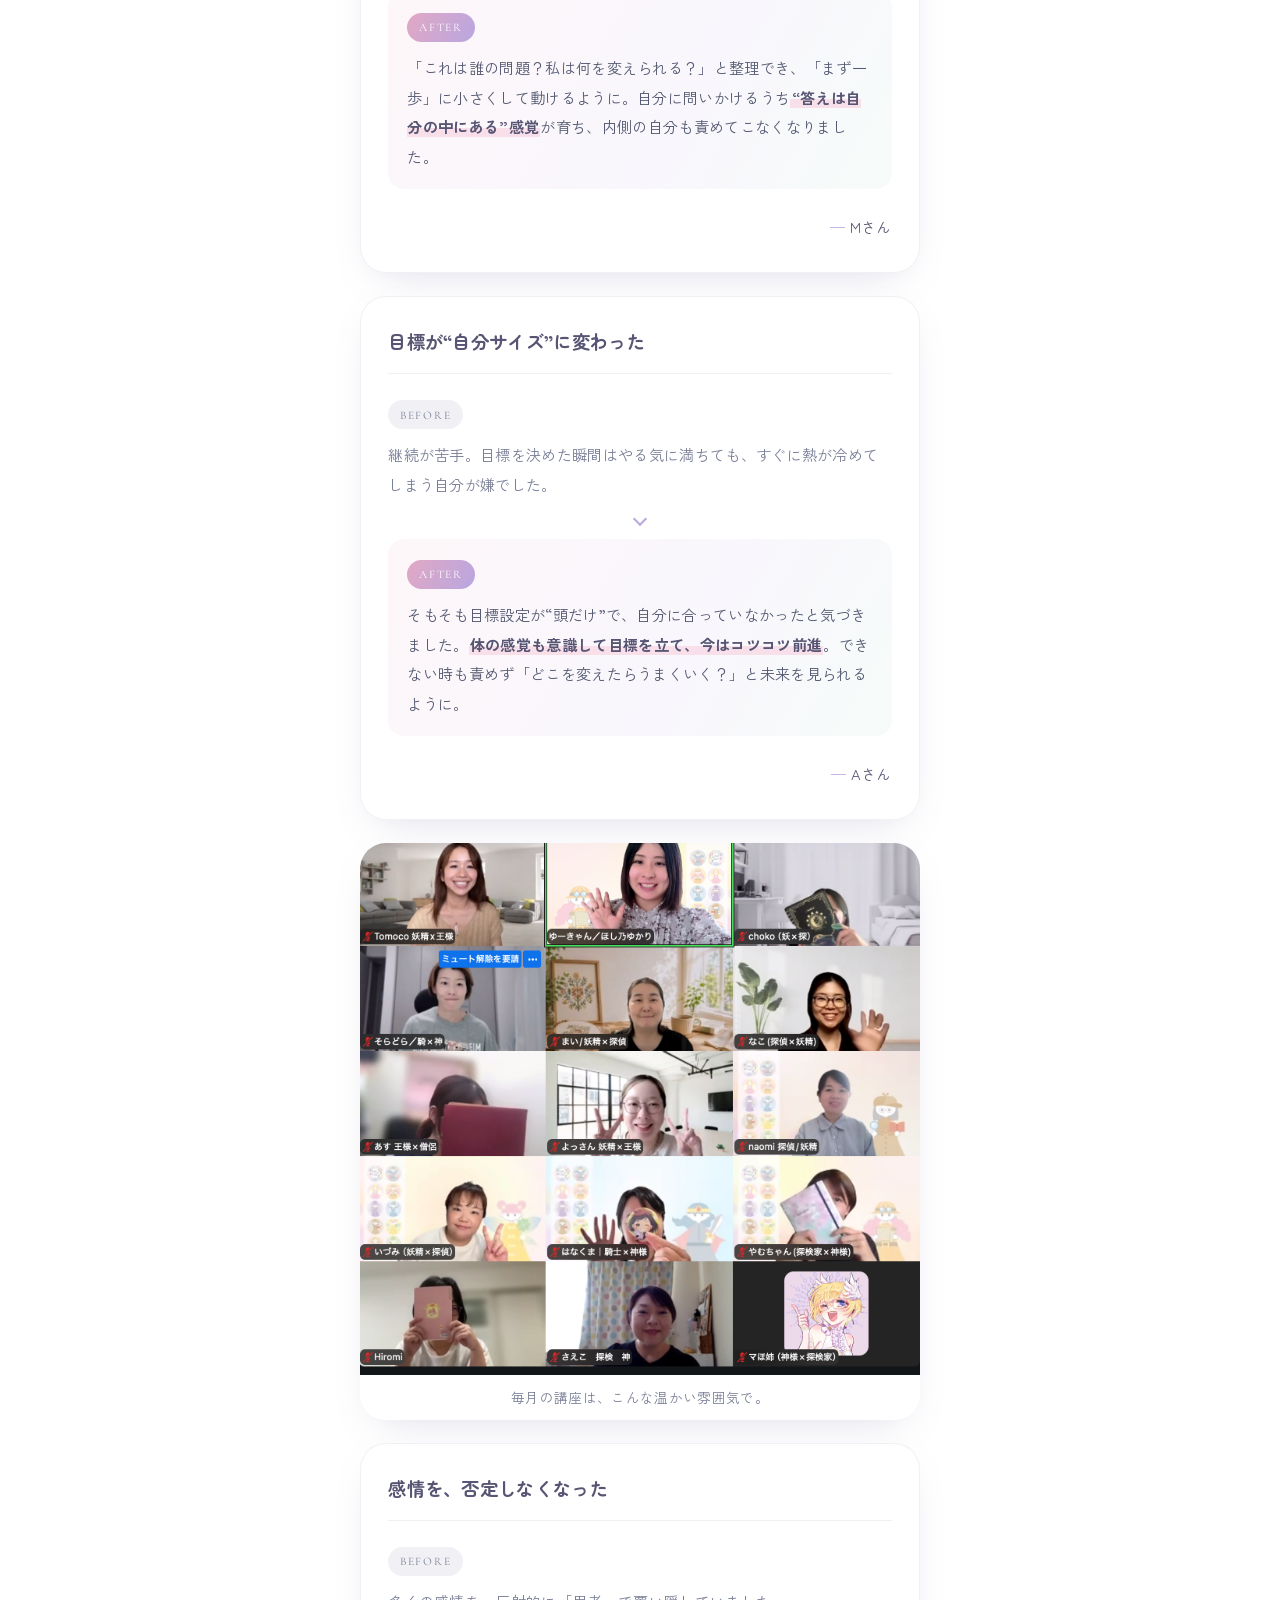
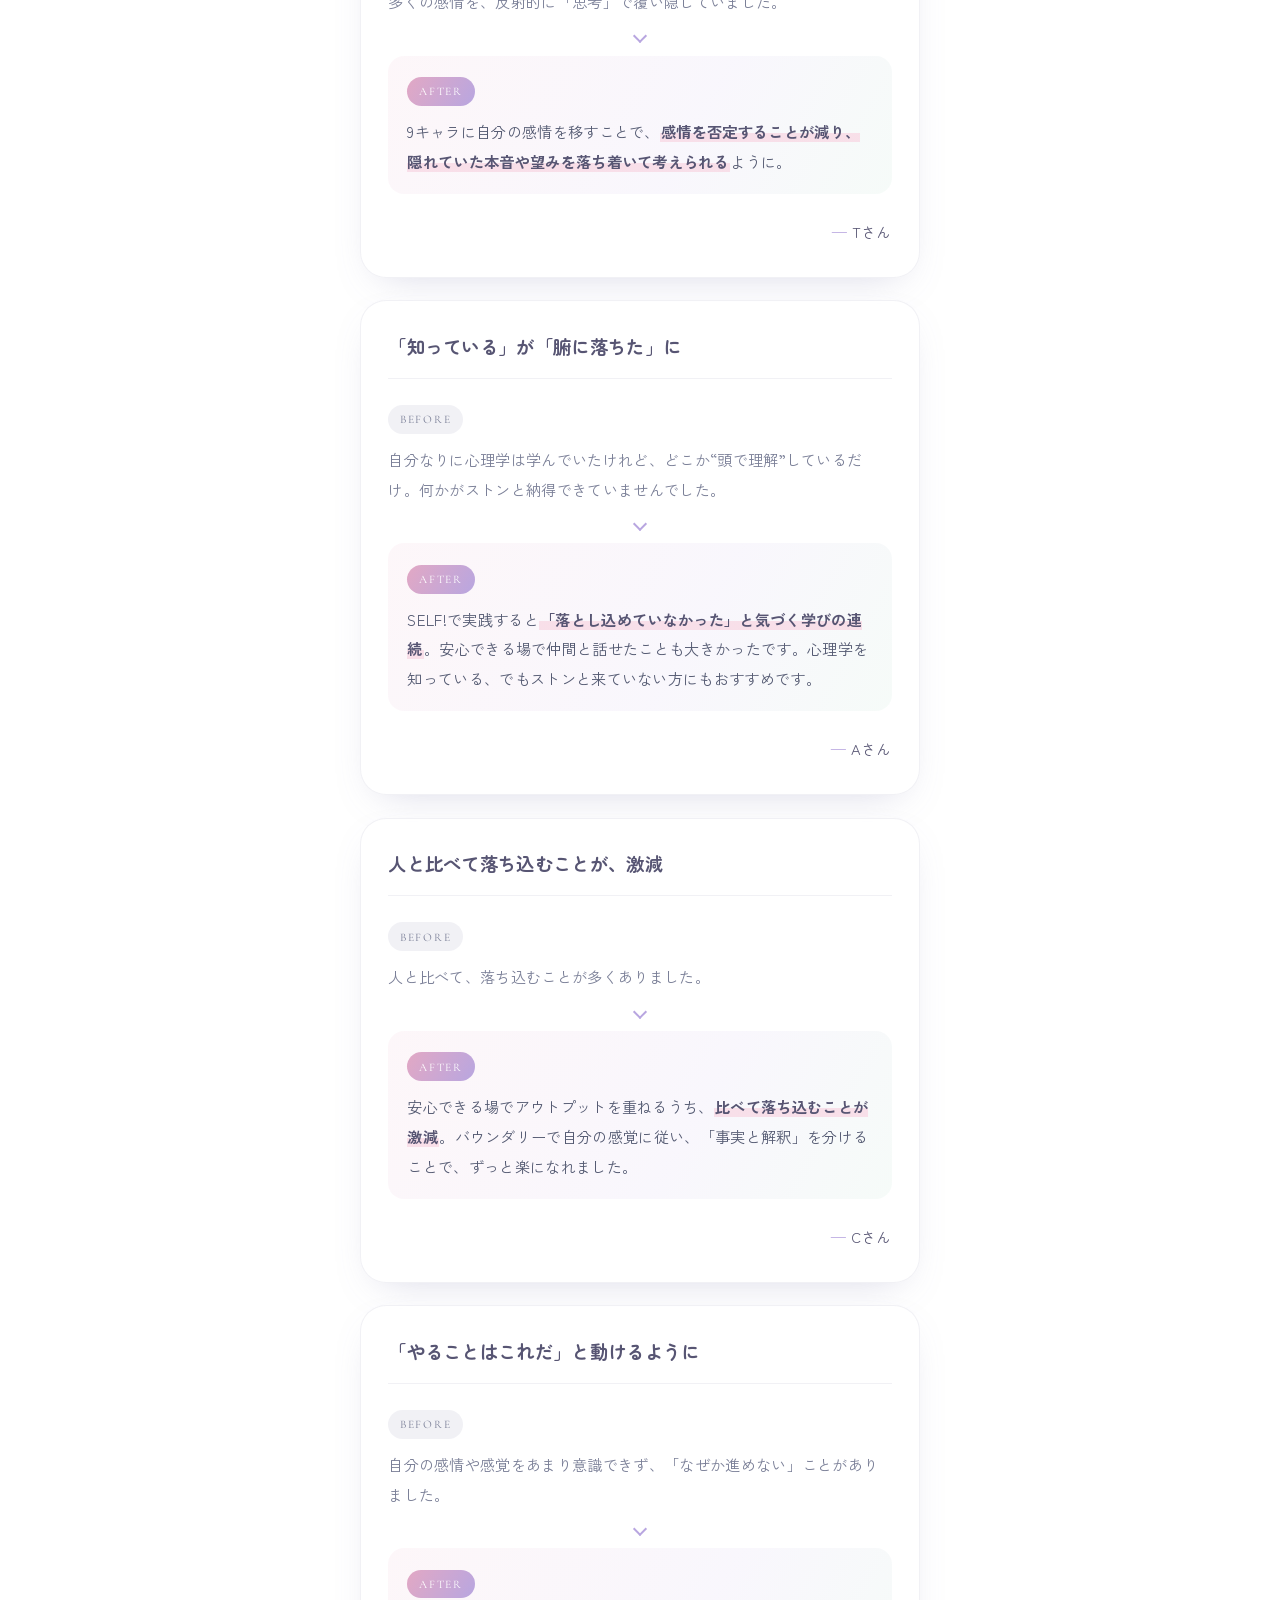
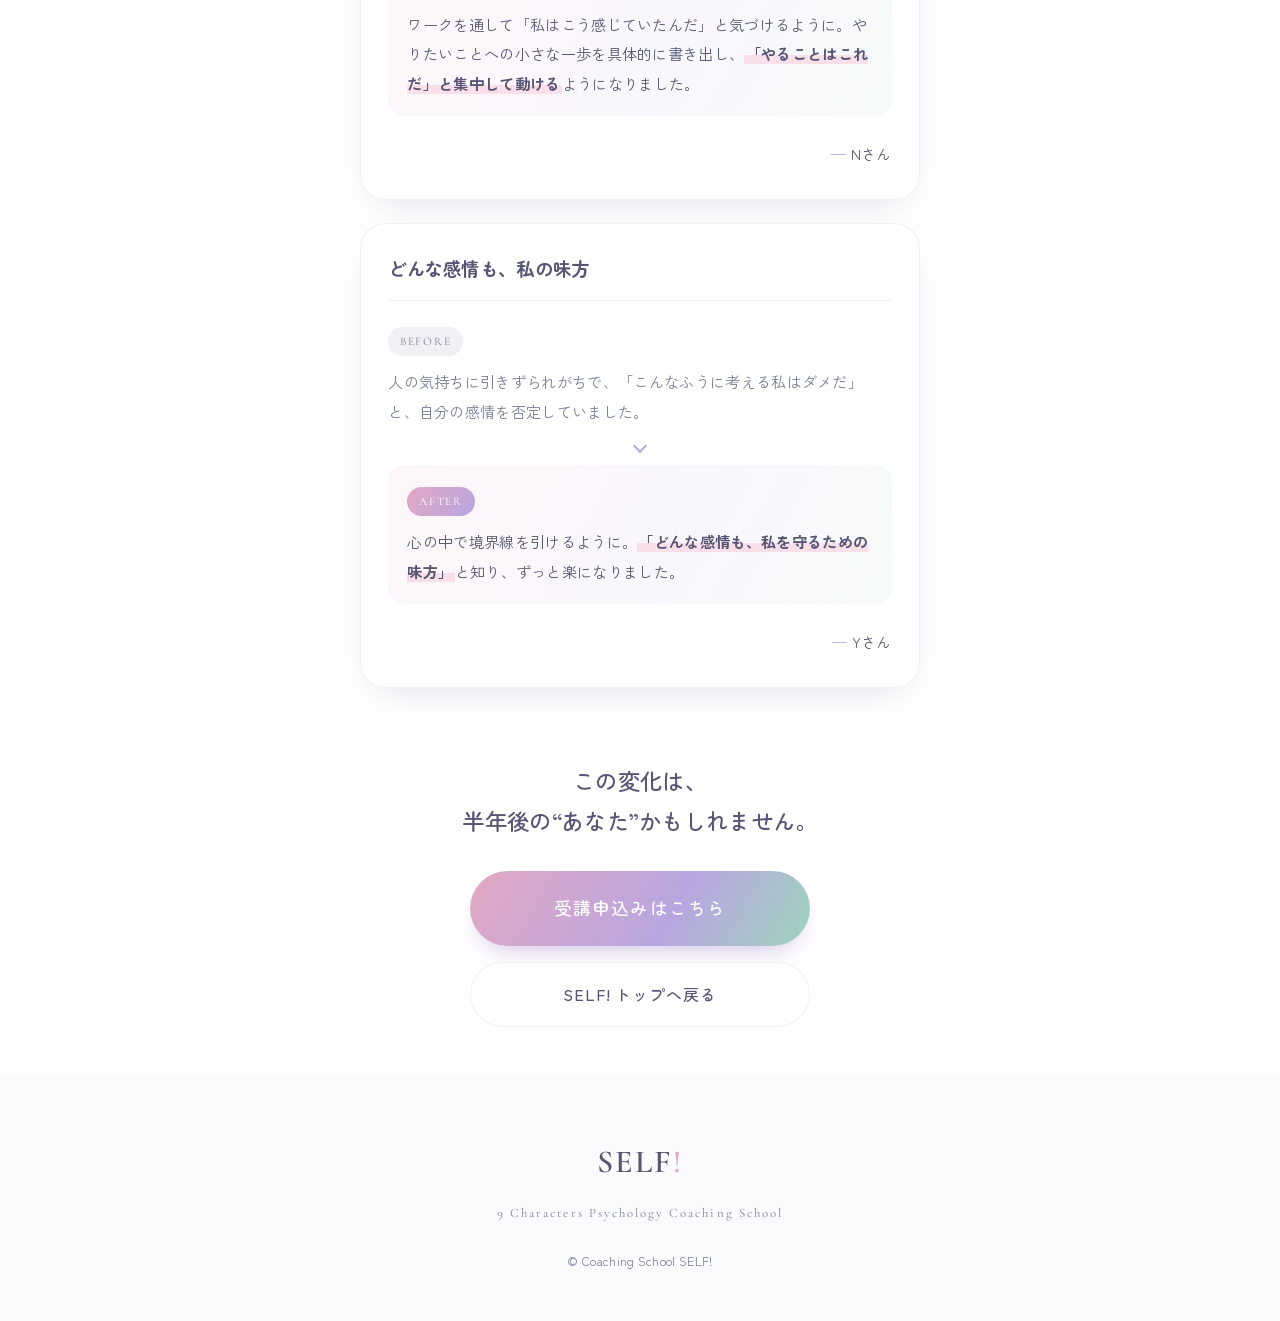
<file: voices.html>
<!--
  ============================================================
  Coaching School SELF! ｜ 0期生の変化（Before → After アーカイブ）
  ------------------------------------------------------------
  ・index.html の「受講生の変化」セクションからリンクで遷移
  ・声を追加する時は <article class="card ba-card"> ブロックを複製
  ・検索エンジンには載せない設定（noindex）
  ============================================================
-->
<!DOCTYPE html>
<html lang="ja">
<head>
  <meta charset="UTF-8" />
  <meta name="viewport" content="width=device-width, initial-scale=1.0" />
  <meta name="robots" content="noindex, follow" />

  <title>0期生の変化 ｜ Coaching School SELF!</title>
  <meta name="description" content="9キャラ心理学×セルフコーチングを学んだ0期生のBefore→After。ふつうの主婦・会社員の方ばかり、初学者でも変化が生まれています。" />
  <meta name="theme-color" content="#ffffff" />

  <link rel="preconnect" href="https://fonts.googleapis.com" />
  <link rel="preconnect" href="https://fonts.gstatic.com" crossorigin />
  <link href="https://fonts.googleapis.com/css2?family=Cormorant+Garamond:ital,wght@0,400;0,500;0,600;1,400&family=Playfair+Display:ital,wght@0,400;0,500;1,400&family=Zen+Kaku+Gothic+New:wght@400;500;700&family=Zen+Maru+Gothic:wght@400;500;700&display=swap" rel="stylesheet" />

  <link rel="stylesheet" href="/css/style.css" />
</head>

<body>

  <!-- 背景のオーロラ光 -->
  <div class="aurora" aria-hidden="true">
    <span class="aurora__blob aurora__blob--pink"></span>
    <span class="aurora__blob aurora__blob--lavender"></span>
    <span class="aurora__blob aurora__blob--mint"></span>
    <span class="aurora__blob aurora__blob--blue"></span>
  </div>

  <!-- ============================================================
       ヒーロー（未来の自分をのぞき見、という読ませ動線）
       ============================================================ -->
  <header class="grad-hero">
    <a href="/" class="grad-back">← SELF! トップへ戻る</a>

    <p class="eyebrow">Real Voices</p>
    <p class="grad-kicker">0期生の記録</p>
    <h1 class="grad-title">未来の自分に<br />会いに行こう。</h1>

    <div class="grad-lead prose prose--center">
      <p>人は、未来の自分をありありとイメージできたとき、<br />脳が「それは叶う」と受け取り、その方向へ動きはじめます。</p>
      <p>だからこのページは、ただの感想集ではありません。<br /><strong class="mark">半年後の“あなたかもしれない姿”を、先に見てしまう場所</strong>です。</p>
      <p>読みながら「これ、私のことかも」と感じた変化があれば——<br />それはもう、あなたの変化のはじまりです。</p>
    </div>

    <div class="grad-note card">
      <p>
        ここに登場するのは、特別な人ではありません。<br />
        ふつうの<strong>主婦の方、会社員の方</strong>ばかり。<br />
        <strong class="mark">心理学に初めて触れた方も多く、初学者でもしっかり変化が生まれています。</strong>
      </p>
    </div>
  </header>

  <!-- ============================================================
       Before → After カード（0期生の変化）
       ============================================================ -->
  <main class="container container--narrow">

    <!-- 実際の講座風景（Zoom・掲載許可済み） -->
    <figure class="section-photo section-photo--wide grad-photo">
      <img src="/assets/images/class-zoom.png" alt="Zoomに集まって学ぶ0期生のみなさん" loading="lazy" />
      <figcaption>0期生のみなさん。全国から、Zoomで集まって学びました。</figcaption>
    </figure>

    <div class="ba-list">

      <!-- 01 -->
      <article class="card ba-card">
        <p class="ba-card__headline">夫の機嫌に、振り回されなくなった</p>
        <div class="ba-block ba-block--before">
          <span class="ba-label">Before</span>
          <p>夫が不機嫌だと、こちらまで気持ちを持っていかれてダメージが大きく、立て直すのにも時間がかかっていました。</p>
        </div>
        <div class="ba-arrow" aria-hidden="true"></div>
        <div class="ba-block ba-block--after">
          <span class="ba-label">After</span>
          <p>「バウンダリー（境界線）」を知り、<strong class="mark">相手の感情を自分から切り離して捉えられる</strong>ように。ネガティブな感情も“全部OK”と俯瞰でき、本当に生きやすくなりました。</p>
        </div>
        <p class="ba-card__name">Yさん</p>
      </article>

      <!-- 02 -->
      <article class="card ba-card">
        <p class="ba-card__headline">「効率」より「ワクワク」で働けるように</p>
        <div class="ba-block ba-block--before">
          <span class="ba-label">Before</span>
          <p>大きな不満はないけれど、なんでも「思考」で選び、仕事も「どうすれば効率的か」から入る、どこか受け身の日々でした。</p>
        </div>
        <div class="ba-arrow" aria-hidden="true"></div>
        <div class="ba-block ba-block--after">
          <span class="ba-label">After</span>
          <p>「この作業の何にワクワクする？」「自分は何をしたい？」を“感覚”で探せるように。<strong class="mark">自分で仕事をつくっている実感</strong>が生まれ、変に緊張したりヘコむこともほぼなくなりました。金曜・土曜を選べて、かわいいワークの宿題も働きながら続けやすかったです。</p>
        </div>
        <p class="ba-card__name">Sさん（会社員）</p>
      </article>

      <!-- 03 -->
      <article class="card ba-card">
        <p class="ba-card__headline">自分の本音を、やっと掴めた</p>
        <div class="ba-block ba-block--before">
          <span class="ba-label">Before</span>
          <p>自分の本音がわからず、ジャーナリングも何度も挫折。誰かに遠慮して我慢ばかりで、がむしゃらに頑張っては燃え尽きるの繰り返しでした。</p>
        </div>
        <div class="ba-arrow" aria-hidden="true"></div>
        <div class="ba-block ba-block--after">
          <span class="ba-label">After</span>
          <p>感情や感覚に意識を向け、<strong class="mark">自分の本音をキャッチできる</strong>ように。ジャーナリングも続き、“いい子でいること”を手放せました。必要だったのは頑張りではなく、本音と感覚に従うことだったと腹落ちしています。</p>
        </div>
        <p class="ba-card__name">Sさん</p>
      </article>

      <!-- 04 -->
      <article class="card ba-card">
        <p class="ba-card__headline">「私、できてる」と思えるようになった</p>
        <div class="ba-block ba-block--before">
          <span class="ba-label">Before</span>
          <p>モヤモヤに引っ張られ、「ちゃんとやらなきゃ」で動く前から重くなる。正解を外に探し、できない自分を責めてばかりでした。</p>
        </div>
        <div class="ba-arrow" aria-hidden="true"></div>
        <div class="ba-block ba-block--after">
          <span class="ba-label">After</span>
          <p>「これは誰の問題？私は何を変えられる？」と整理でき、「まず一歩」に小さくして動けるように。自分に問いかけるうち<strong class="mark">“答えは自分の中にある”感覚</strong>が育ち、内側の自分も責めてこなくなりました。</p>
        </div>
        <p class="ba-card__name">Mさん</p>
      </article>

      <!-- 05 -->
      <article class="card ba-card">
        <p class="ba-card__headline">目標が“自分サイズ”に変わった</p>
        <div class="ba-block ba-block--before">
          <span class="ba-label">Before</span>
          <p>継続が苦手。目標を決めた瞬間はやる気に満ちても、すぐに熱が冷めてしまう自分が嫌でした。</p>
        </div>
        <div class="ba-arrow" aria-hidden="true"></div>
        <div class="ba-block ba-block--after">
          <span class="ba-label">After</span>
          <p>そもそも目標設定が“頭だけ”で、自分に合っていなかったと気づきました。<strong class="mark">体の感覚も意識して目標を立て、今はコツコツ前進</strong>。できない時も責めず「どこを変えたらうまくいく？」と未来を見られるように。</p>
        </div>
        <p class="ba-card__name">Aさん</p>
      </article>

      <!-- 実際の講座風景（Zoom・掲載許可済み） -->
      <figure class="section-photo section-photo--wide grad-photo grad-photo--inline">
        <img src="/assets/images/class-zoom-2.png" alt="Zoom講座で笑顔の0期生のみなさん" loading="lazy" />
        <figcaption>毎月の講座は、こんな温かい雰囲気で。</figcaption>
      </figure>

      <!-- 06 -->
      <article class="card ba-card">
        <p class="ba-card__headline">感情を、否定しなくなった</p>
        <div class="ba-block ba-block--before">
          <span class="ba-label">Before</span>
          <p>多くの感情を、反射的に「思考」で覆い隠していました。</p>
        </div>
        <div class="ba-arrow" aria-hidden="true"></div>
        <div class="ba-block ba-block--after">
          <span class="ba-label">After</span>
          <p>9キャラに自分の感情を移すことで、<strong class="mark">感情を否定することが減り、隠れていた本音や望みを落ち着いて考えられる</strong>ように。</p>
        </div>
        <p class="ba-card__name">Tさん</p>
      </article>

      <!-- 07 -->
      <article class="card ba-card">
        <p class="ba-card__headline">「知っている」が「腑に落ちた」に</p>
        <div class="ba-block ba-block--before">
          <span class="ba-label">Before</span>
          <p>自分なりに心理学は学んでいたけれど、どこか“頭で理解”しているだけ。何かがストンと納得できていませんでした。</p>
        </div>
        <div class="ba-arrow" aria-hidden="true"></div>
        <div class="ba-block ba-block--after">
          <span class="ba-label">After</span>
          <p>SELF!で実践すると<strong class="mark">「落とし込めていなかった」と気づく学びの連続</strong>。安心できる場で仲間と話せたことも大きかったです。心理学を知っている、でもストンと来ていない方にもおすすめです。</p>
        </div>
        <p class="ba-card__name">Aさん</p>
      </article>

      <!-- 08 -->
      <article class="card ba-card">
        <p class="ba-card__headline">人と比べて落ち込むことが、激減</p>
        <div class="ba-block ba-block--before">
          <span class="ba-label">Before</span>
          <p>人と比べて、落ち込むことが多くありました。</p>
        </div>
        <div class="ba-arrow" aria-hidden="true"></div>
        <div class="ba-block ba-block--after">
          <span class="ba-label">After</span>
          <p>安心できる場でアウトプットを重ねるうち、<strong class="mark">比べて落ち込むことが激減</strong>。バウンダリーで自分の感覚に従い、「事実と解釈」を分けることで、ずっと楽になれました。</p>
        </div>
        <p class="ba-card__name">Cさん</p>
      </article>

      <!-- 09 -->
      <article class="card ba-card">
        <p class="ba-card__headline">「やることはこれだ」と動けるように</p>
        <div class="ba-block ba-block--before">
          <span class="ba-label">Before</span>
          <p>自分の感情や感覚をあまり意識できず、「なぜか進めない」ことがありました。</p>
        </div>
        <div class="ba-arrow" aria-hidden="true"></div>
        <div class="ba-block ba-block--after">
          <span class="ba-label">After</span>
          <p>ワークを通して「私はこう感じていたんだ」と気づけるように。やりたいことへの小さな一歩を具体的に書き出し、<strong class="mark">「やることはこれだ」と集中して動ける</strong>ようになりました。</p>
        </div>
        <p class="ba-card__name">Nさん</p>
      </article>

      <!-- 10 -->
      <article class="card ba-card">
        <p class="ba-card__headline">どんな感情も、私の味方</p>
        <div class="ba-block ba-block--before">
          <span class="ba-label">Before</span>
          <p>人の気持ちに引きずられがちで、「こんなふうに考える私はダメだ」と、自分の感情を否定していました。</p>
        </div>
        <div class="ba-arrow" aria-hidden="true"></div>
        <div class="ba-block ba-block--after">
          <span class="ba-label">After</span>
          <p>心の中で境界線を引けるように。<strong class="mark">「どんな感情も、私を守るための味方」</strong>と知り、ずっと楽になりました。</p>
        </div>
        <p class="ba-card__name">Yさん</p>
      </article>

    </div>

    <!-- 締めのCTA -->
    <div class="grad-cta">
      <p>この変化は、<br />半年後の“あなた”かもしれません。</p>
      <a href="https://belovedcareer.stores.jp/?category_id=69b9e173ff407eac9068d73d" class="btn btn--primary btn--large apply-link" target="_blank" rel="noopener">受講申込みはこちら</a>
      <a href="/" class="btn btn--ghost">SELF! トップへ戻る</a>
    </div>
  </main>

  <!-- フッター -->
  <footer class="footer">
    <p class="footer__logo">SELF<span>!</span></p>
    <p class="footer__en">9 Characters Psychology Coaching School</p>
    <p class="footer__copy">© Coaching School SELF!</p>
  </footer>

</body>
</html>
</file>
<file: css/style.css>
/* ==========================================================================
   Coaching School SELF! — スタイルシート
   --------------------------------------------------------------------------
   目次
   00. ブランドカラー / トークン（CSS Variables）
   01. リセット & ベース
   02. タイポグラフィ（見出し・本文・英字）
   03. レイアウト（container / section）
   04. 共通パーツ（eyebrow / card / button）
   05. 背景オーロラ
   06. ヒーロー（ファーストビュー）
   07. 各セクション個別スタイル
   08. スクロール演出（reveal / float）
   09. レスポンシブ（〜768px / 〜480px）
   10. アクセシビリティ（motion 低減）
   ========================================================================== */

/* ==========================================================================
   00. ブランドカラー / トークン
   ------------------------------------------------------------------------
   ※ 色を変えたいときは、まずここを編集してください。
   ========================================================================== */
:root {
  /* --- パステル基本色 --- */
  --color-pink:      #f8dbe6;   /* ペールピンク */
  --color-lavender:  #e5dcf6;   /* 淡いラベンダー */
  --color-mint:      #d8efe3;   /* ミントグリーン */
  --color-blue:      #dbe8f6;   /* ペールブルー */
  --color-yellow:    #fbf1d8;   /* クリーム（ごく控えめに使用） */

  /* --- 文字色（真っ黒は使わない：ブルーグレー系） --- */
  --color-text:      #545a72;   /* 本文 */
  --color-text-soft: #7a7f97;   /* 補足 */
  --color-heading:   #575573;   /* 見出し（ラベンダーグレー） */

  /* --- 背景 --- */
  --color-background:     #ffffff;
  --color-background-soft:#fbfafd;  /* ごく淡いセクション背景 */

  /* --- アクセント（ボタン等のグラデーション用に少し濃いめ） --- */
  --accent-pink:     #e2a8c4;
  --accent-lavender: #b8a6e0;
  --accent-mint:     #9fd4bd;

  /* --- カード / 罫線 / 影 --- */
  --card-radius:  26px;
  --card-border:  rgba(120, 120, 160, 0.10);
  --card-shadow:  0 14px 40px -20px rgba(120, 120, 170, 0.35);
  --card-shadow-hover: 0 22px 50px -22px rgba(120, 120, 170, 0.45);

  /* --- レイアウト --- */
  --container:        1080px;
  --container-narrow: 640px;
  --space-section:    clamp(4.5rem, 11vw, 8rem);

  /* --- フォント --- */
  --font-body:    "Zen Kaku Gothic New", "Hiragino Kaku Gothic ProN", "Noto Sans JP", sans-serif;
  --font-heading: "Zen Maru Gothic", "Zen Kaku Gothic New", sans-serif;
  --font-serif:   "Cormorant Garamond", "Playfair Display", serif;
}

/* ==========================================================================
   01. リセット & ベース
   ========================================================================== */
*,
*::before,
*::after { box-sizing: border-box; }

html {
  -webkit-text-size-adjust: 100%;
  scroll-behavior: smooth;
}

body {
  margin: 0;
  font-family: var(--font-body);
  font-weight: 400;
  color: var(--color-text);
  background: var(--color-background);
  line-height: 1.95;              /* 本文は広めの行間 */
  letter-spacing: 0.02em;
  overflow-x: hidden;             /* 横スクロール禁止 */
  -webkit-font-smoothing: antialiased;
  text-rendering: optimizeLegibility;
}

img { max-width: 100%; height: auto; display: block; }

a { color: inherit; text-decoration: none; }

ul, ol { list-style: none; margin: 0; padding: 0; }

h1, h2, h3, p { margin: 0; }

/* スクリーンリーダー用（視覚的に隠すがSEO/読み上げには残す） */
.sr-only {
  position: absolute;
  width: 1px; height: 1px;
  padding: 0; margin: -1px;
  overflow: hidden;
  clip: rect(0 0 0 0);
  white-space: nowrap;
  border: 0;
}
/* スマホでのみ有効な改行（PCでは1行に） */
.sp-only { display: inline; }
@media (min-width: 600px) { .sp-only { display: none; } }

/* ==========================================================================
   02. タイポグラフィ
   ========================================================================== */
.eyebrow {
  font-family: var(--font-serif);
  font-size: 0.95rem;
  letter-spacing: 0.28em;
  text-transform: uppercase;
  color: var(--accent-lavender);
  margin-bottom: 1.4rem;
  font-weight: 500;
}
.eyebrow--light { color: rgba(255, 255, 255, 0.9); }

.section__title {
  font-family: var(--font-heading);
  font-weight: 500;
  color: var(--color-heading);
  font-size: clamp(1.5rem, 5.4vw, 2.15rem);
  line-height: 1.65;
  letter-spacing: 0.03em;
  margin-bottom: 2.2rem;
}
.section__title--center { text-align: center; }
.section__title--small { font-size: clamp(1.25rem, 4.4vw, 1.6rem); }

/* 本文まとまり */
.prose > p { margin-bottom: 1.5rem; }
.prose > p:last-child { margin-bottom: 0; }
.prose--center { text-align: center; }

.prose__quote {
  color: var(--color-heading);
  font-family: var(--font-heading);
  font-size: 1.05rem;
}
.prose__emphasis {
  color: var(--color-heading);
  font-weight: 500;
  font-family: var(--font-heading);
}
/* 「学得→体得」バッジ */
.prose__badge { margin: 2.2rem 0; }
.prose__badge span {
  display: inline-block;
  font-family: var(--font-heading);
  font-size: 1.15rem;
  color: var(--color-heading);
  padding: 0.7em 1.6em;
  border-radius: 999px;
  background: linear-gradient(120deg, var(--color-pink), var(--color-lavender) 55%, var(--color-mint));
  box-shadow: var(--card-shadow);
}

/* ==========================================================================
   03. レイアウト
   ========================================================================== */
.container {
  width: 100%;
  max-width: var(--container);
  margin-inline: auto;
  padding-inline: clamp(1.3rem, 5vw, 2.5rem);
}
.container--narrow { max-width: var(--container-narrow); }

.section {
  position: relative;
  padding-block: var(--space-section);
}
.section--soft { background: var(--color-background-soft); }

/* ==========================================================================
   04. 共通パーツ
   ========================================================================== */

/* --- カード --- */
.card {
  background: rgba(255, 255, 255, 0.72);
  backdrop-filter: blur(6px);
  -webkit-backdrop-filter: blur(6px);
  border: 1px solid var(--card-border);
  border-radius: var(--card-radius);
  box-shadow: var(--card-shadow);
}

/* --- ボタン --- */
.btn {
  display: inline-block;
  font-family: var(--font-heading);
  font-size: 1rem;
  font-weight: 500;
  letter-spacing: 0.06em;
  padding: 1em 2.4em;
  border-radius: 999px;
  transition: transform 0.35s ease, box-shadow 0.35s ease, background 0.35s ease;
  cursor: pointer;
  text-align: center;
}
.btn--primary {
  color: #fff;
  background: linear-gradient(120deg, var(--accent-pink), var(--accent-lavender) 60%, var(--accent-mint));
  box-shadow: 0 12px 26px -12px rgba(160, 130, 200, 0.6);
}
.btn--primary:hover {
  transform: translateY(-4px);
  box-shadow: 0 20px 34px -14px rgba(160, 130, 200, 0.7);
}
.btn--ghost {
  color: var(--color-heading);
  background: rgba(255, 255, 255, 0.7);
  border: 1px solid var(--card-border);
}
.btn--ghost:hover {
  transform: translateY(-4px);
  box-shadow: var(--card-shadow);
}
.btn--large { font-size: 1.1rem; padding: 1.15em 3em; }

.cta-center { text-align: center; margin-top: 3rem; }

/* ==========================================================================
   05. 背景オーロラ（ページ全体でゆっくり漂う淡い光）
   ========================================================================== */
.aurora {
  position: fixed;
  inset: 0;
  z-index: -1;
  overflow: hidden;
  pointer-events: none;
}
.aurora__blob {
  position: absolute;
  width: 60vw;
  height: 60vw;
  max-width: 620px;
  max-height: 620px;
  border-radius: 50%;
  filter: blur(90px);
  opacity: 0.42;
  will-change: transform;
}
.aurora__blob--pink     { top: -8%;  left: -12%; background: var(--color-pink);     animation: drift1 26s ease-in-out infinite; }
.aurora__blob--lavender { top: 22%;  right: -16%; background: var(--color-lavender); animation: drift2 32s ease-in-out infinite; }
.aurora__blob--mint     { bottom: 6%; left: -10%; background: var(--color-mint);     animation: drift3 30s ease-in-out infinite; }
.aurora__blob--blue     { bottom: -12%; right: -8%; background: var(--color-blue);   animation: drift1 36s ease-in-out infinite reverse; }

@keyframes drift1 {
  0%,100% { transform: translate(0,0) scale(1); }
  50%     { transform: translate(6%, 5%) scale(1.12); }
}
@keyframes drift2 {
  0%,100% { transform: translate(0,0) scale(1); }
  50%     { transform: translate(-5%, 8%) scale(1.08); }
}
@keyframes drift3 {
  0%,100% { transform: translate(0,0) scale(1); }
  50%     { transform: translate(7%, -6%) scale(1.14); }
}

/* ==========================================================================
   06. ヒーロー（ファーストビュー）
   ========================================================================== */
.hero {
  position: relative;
  display: block;
  padding: 0 0 clamp(3rem, 8vw, 4.5rem);   /* 上・左右は余白なし。下だけコピー用に確保 */
  overflow: hidden;
}

/* ヘッダー画像スライドショー（横いっぱい・角丸なし・余白なし） */
.hero__slideshow {
  position: relative;
  width: 100%;
  aspect-ratio: 1 / 1;              /* 画像は正方形。全体を見せる（トリミングなし） */
  max-height: 100svh;
  margin-bottom: clamp(1.8rem, 5vw, 2.6rem);
  background: linear-gradient(135deg, var(--color-pink), var(--color-lavender) 55%, var(--color-mint));
}
.hero__slide {
  position: absolute;
  inset: 0;
  width: 100%;
  height: 100%;
  object-fit: cover;
  opacity: 0;
  transition: opacity 1.1s ease-in-out;   /* ふわっとクロスフェード */
}
.hero__slide.is-active { opacity: 1; }
.hero__slide--pc { display: none; }        /* PC用の横長は、スマホでは隠す */

/* PC：横長バナーに切替（媒体に合わせて自動調整） */
@media (min-width: 768px) {
  .hero__slideshow { aspect-ratio: 2172 / 724; }   /* 横長バナーの比率 */
  .hero__slide--sp { display: none; }              /* 正方形2枚は隠す */
  .hero__slide--pc { display: block; opacity: 1; } /* 横長を静止表示 */
}

.hero__copy { text-align: center; }

@keyframes floatSlow {
  0%,100% { transform: translateY(0); }
  50%     { transform: translateY(-12px); }
}

.hero__eyebrow {
  font-family: var(--font-serif);
  letter-spacing: 0.24em;
  text-transform: uppercase;
  font-size: 0.85rem;
  color: var(--color-text-soft);
  line-height: 1.9;
}

/* SELF! ロゴ（ブランドロゴ的なSerif） */
.hero__logo {
  font-family: var(--font-serif);
  font-weight: 600;
  font-size: clamp(4.5rem, 22vw, 8.5rem);
  line-height: 1;
  letter-spacing: 0.04em;
  color: var(--color-heading);
  margin: 0.4rem 0 0.8rem;
  background: linear-gradient(120deg, #8f89ad, #a99bcf 45%, #8fb8b0);
  -webkit-background-clip: text;
  background-clip: text;
  -webkit-text-fill-color: transparent;
}
.hero__logo-mark { color: var(--accent-pink); -webkit-text-fill-color: var(--accent-pink); }

.hero__tagline {
  font-family: var(--font-heading);
  font-size: clamp(1rem, 3.6vw, 1.25rem);
  color: var(--color-heading);
  letter-spacing: 0.08em;
  margin-bottom: 2rem;
}
.x { color: var(--accent-lavender); padding: 0 0.25em; font-weight: 500; }

.hero__lead {
  font-family: var(--font-heading);
  font-weight: 500;
  font-size: clamp(1.6rem, 6.5vw, 2.4rem);
  line-height: 1.7;
  color: var(--color-heading);
  margin-bottom: 1.6rem;
}
.hero__lead-accent { color: var(--accent-pink); }

.hero__sub {
  font-size: clamp(0.95rem, 3.6vw, 1.05rem);
  color: var(--color-text);
  line-height: 2.1;
  margin-bottom: 1.2rem;
}
.hero__lead--stack { text-align: center; }
.hero__lead--stack .x {
  display: inline-block;
  font-size: 0.72em;
  padding: 0;
  margin: 0.1em 0;
}
.hero__self {
  font-family: var(--font-serif);
  font-weight: 600;
  color: var(--accent-lavender);
  letter-spacing: 0.04em;
  font-size: 1.15em;
}

/* ① 目立たせる見出し：スクール名（募集スタートの上） */
.hero__school {
  font-family: var(--font-heading);
  font-weight: 500;
  font-size: clamp(1.02rem, 4.2vw, 1.25rem);
  letter-spacing: 0.06em;
  color: var(--color-heading);
  margin-bottom: 0.4rem;
}

/* 第1期生募集スタート（背景なし・太字・サイズアップで目立たせる） */
.hero__badge {
  display: block;
  text-align: center;
  font-family: var(--font-heading);
  font-weight: 700;
  font-size: clamp(1.4rem, 6vw, 1.9rem);
  letter-spacing: 0.1em;
  line-height: 1.4;
  margin-bottom: 1.4rem;
  background: linear-gradient(100deg, var(--accent-pink), var(--accent-lavender));
  -webkit-background-clip: text;
  background-clip: text;
  -webkit-text-fill-color: transparent;
}

/* お申込み期間 */
.hero__period {
  margin-bottom: 1.8rem;
  font-size: 0.92rem;
  color: var(--color-text-soft);
  letter-spacing: 0.04em;
}
.hero__period strong { color: var(--color-heading); font-weight: 700; }

.hero__cta {
  display: flex;
  flex-direction: column;
  gap: 1rem;
  width: 100%;
  max-width: 340px;
  margin-inline: auto;
}

/* スクロール誘導 */
.hero__scroll {
  position: absolute;
  bottom: 2rem;
  left: 50%;
  transform: translateX(-50%);
  width: 1px;
  height: 52px;
  display: block;
}
.hero__scroll-line {
  display: block;
  width: 1px;
  height: 100%;
  background: linear-gradient(var(--accent-lavender), transparent);
  animation: scrollPulse 2.4s ease-in-out infinite;
  transform-origin: top;
}
@keyframes scrollPulse {
  0%,100% { transform: scaleY(0.4); opacity: 0.4; }
  50%     { transform: scaleY(1);   opacity: 1; }
}

/* ==========================================================================
   07. 各セクション個別スタイル
   ========================================================================== */

/* --- 01 Introduction --- */
.section--intro .prose { font-size: 1.02rem; }

/* --- 02 What is SELF? / 3つのパステル円 --- */
.venn {
  position: relative;
  width: min(100%, 360px);
  height: 340px;
  margin: 3.5rem auto 0;
}
.venn__circle {
  position: absolute;
  width: 208px;
  height: 208px;
  border-radius: 50%;
  display: flex;
  align-items: center;
  justify-content: center;
  text-align: center;
  font-family: var(--font-heading);
  font-size: 0.98rem;
  line-height: 1.6;
  color: var(--color-heading);
  mix-blend-mode: multiply;      /* 重なりが淡く溶け合う */
  animation: floatSlow 8s ease-in-out infinite;
}
/* 上・中央にひとつ／下・左右にふたつ ＝ 正三角形の配置。
   ※中央上の円は margin-inline:auto で中央寄せ（transform を使うと
     浮遊アニメーションと競合して左右がずれるため） */
.venn__circle--pink     { background: radial-gradient(circle at 40% 40%, #fbe4ee, var(--color-pink));     top: 0;    left: 0; right: 0; margin-inline: auto; }
.venn__circle--mint     { background: radial-gradient(circle at 40% 40%, #e6f5ec, var(--color-mint));     bottom: 0; left: 0;  animation-delay: 1.5s; }
.venn__circle--lavender { background: radial-gradient(circle at 40% 40%, #efe8fb, var(--color-lavender)); bottom: 0; right: 0; animation-delay: 3s; }
.venn__circle span { position: relative; z-index: 1; }

/* --- 03 For You / チェックリスト --- */
.checklist {
  display: grid;
  gap: 0.9rem;
  max-width: 620px;
  margin-inline: auto;
}
.checklist__item {
  position: relative;
  background: rgba(255, 255, 255, 0.7);
  border: 1px solid var(--card-border);
  border-radius: 18px;
  padding: 1.1em 1.3em 1.1em 3.2em;
  box-shadow: var(--card-shadow);
  font-size: 0.98rem;
  line-height: 1.7;
}
.checklist__item::before {
  content: "";
  position: absolute;
  left: 1.2em;
  top: 1.35em;
  width: 16px;
  height: 9px;
  border-left: 2px solid var(--accent-lavender);
  border-bottom: 2px solid var(--accent-lavender);
  transform: rotate(-45deg);
  border-radius: 1px;
}
.pull-quote {
  text-align: center;
  font-family: var(--font-heading);
  font-size: clamp(1.05rem, 4vw, 1.35rem);
  line-height: 1.9;
  color: var(--color-heading);
  margin-top: 3rem;
}
.pull-quote strong { color: var(--accent-pink); font-weight: 500; }

/* --- 03 受講で待っている未来 --- */
.future {
  max-width: 620px;
  margin: 3.2rem auto 0;
}
.future__photo {
  margin: 0 auto 2rem;
  max-width: 460px;
  border-radius: var(--card-radius);
  overflow: hidden;
  box-shadow: var(--card-shadow);
}
.future__photo img { width: 100%; display: block; }
.future__title {
  text-align: center;
  font-family: var(--font-heading);
  font-weight: 500;
  font-size: clamp(1.15rem, 4.6vw, 1.5rem);
  color: var(--color-heading);
  margin-bottom: 1.8rem;
}
.future__list { display: grid; gap: 0.9rem; }
.future__list li {
  position: relative;
  background: linear-gradient(120deg, rgba(248,219,230,0.28), rgba(216,239,227,0.28));
  border: 1px solid var(--card-border);
  border-radius: 18px;
  padding: 1.1em 1.3em 1.1em 3.1em;
  line-height: 1.8;
  font-size: 0.98rem;
}
.future__list li::before {           /* 芽のような小さな矢印 */
  content: "";
  position: absolute;
  left: 1.25em;
  top: 1.3em;
  width: 9px;
  height: 9px;
  border-right: 2px solid var(--accent-pink);
  border-bottom: 2px solid var(--accent-pink);
  transform: rotate(-45deg);
}

/* --- 汎用：セクションのアクセント写真 --- */
.section-photo {
  margin: 2.6rem auto 0;
  max-width: 440px;
  border-radius: var(--card-radius);
  overflow: hidden;
  box-shadow: var(--card-shadow);
}
.section-photo--wide { max-width: 560px; }
.section-photo img { width: 100%; display: block; }
.section-photo figcaption {
  padding: 0.85em 1.1em;
  text-align: center;
  font-size: 0.85rem;
  color: var(--color-text-soft);
  background: rgba(255, 255, 255, 0.75);
  line-height: 1.6;
}

/* --- 04 Program / 第1期ラベル・注意書き --- */
.program-cohort {
  text-align: center;
  font-family: var(--font-serif);
  letter-spacing: 0.16em;
  font-size: 0.9rem;
  color: var(--accent-lavender);
  margin-top: -0.6rem;
  margin-bottom: 1.6rem;
}
.program-notes {
  max-width: 560px;
  margin: 0 auto;
  text-align: center;
}
.program-notes__lead {
  font-family: var(--font-heading);
  font-size: 1.08rem;
  color: var(--color-heading);
  line-height: 1.8;
  margin-bottom: 1.3rem;
}
.program-notes ul {
  display: inline-grid;
  gap: 0.7rem;
  text-align: left;
}
.program-notes li {
  position: relative;
  padding-left: 1.5rem;
  font-size: 0.92rem;
  color: var(--color-text-soft);
  line-height: 1.7;
}
.program-notes li::before {
  content: "";
  position: absolute;
  left: 0;
  top: 0.7em;
  width: 7px;
  height: 7px;
  border-radius: 50%;
  background: var(--accent-mint);
}

/* --- 04 Program / 縦タイムライン --- */
.timeline {
  position: relative;
  max-width: 620px;
  margin: 3rem auto 0;
  padding-left: 2.6rem;
}
.timeline::before {                 /* 縦のガイドライン */
  content: "";
  position: absolute;
  left: 13px;
  top: 8px;
  bottom: 8px;
  width: 2px;
  background: linear-gradient(var(--color-pink), var(--color-lavender), var(--color-mint));
  border-radius: 2px;
}
.timeline__item { position: relative; margin-bottom: 1.6rem; }
.timeline__item:last-child { margin-bottom: 0; }
.timeline__marker {
  position: absolute;
  left: -2.6rem;
  top: 1.4rem;
  width: 28px;
  height: 28px;
  border-radius: 50%;
  background: #fff;
  border: 2px solid var(--accent-lavender);
  display: flex;
  align-items: center;
  justify-content: center;
  font-family: var(--font-serif);
  font-size: 0.75rem;
  color: var(--accent-lavender);
  z-index: 1;
}
.timeline__card { padding: 1.6rem 1.8rem; }

/* 開講前の特典講座（タイムライン先頭の特別カード） */
.timeline__marker--pre {
  border-color: var(--accent-pink);
  color: var(--accent-pink);
  font-family: var(--font-body);
  font-size: 0.6rem;
}
.timeline__card--pre {
  background: linear-gradient(120deg, rgba(248,219,230,0.42), rgba(229,220,246,0.42) 60%, rgba(216,239,227,0.42));
}
.timeline__card--pre .timeline__month { color: var(--accent-lavender); }
.timeline__pre-label {
  display: inline-block;
  font-family: var(--font-heading);
  font-size: 0.78rem;
  letter-spacing: 0.08em;
  color: #fff;
  background: linear-gradient(120deg, var(--accent-pink), var(--accent-lavender));
  padding: 0.25em 0.9em;
  border-radius: 999px;
  margin-bottom: 0.7rem;
}
.timeline__pre-list {
  display: grid;
  gap: 0.4rem;
  margin-bottom: 0.9rem;
}
.timeline__pre-list li {
  position: relative;
  padding-left: 1.4rem;
  font-family: var(--font-heading);
  font-weight: 500;
  color: var(--color-heading);
  line-height: 1.6;
}
.timeline__pre-list li::before {   /* 再生マーク */
  content: "";
  position: absolute;
  left: 0.2rem;
  top: 0.5em;
  border-style: solid;
  border-width: 5px 0 5px 8px;
  border-color: transparent transparent transparent var(--accent-pink);
}
.timeline__month {
  font-family: var(--font-serif);
  letter-spacing: 0.18em;
  font-size: 0.8rem;
  text-transform: uppercase;
  color: var(--accent-pink);
  margin-bottom: 0.4rem;
}
.timeline__theme {
  font-family: var(--font-heading);
  font-weight: 500;
  font-size: 1.15rem;
  color: var(--color-heading);
  line-height: 1.6;
  margin-bottom: 0.7rem;
}
.timeline__desc {
  font-size: 0.92rem;
  color: var(--color-text);
  line-height: 1.95;
  margin-bottom: 1.1rem;
}
.timeline__date {
  font-size: 0.9rem;
  color: var(--color-text-soft);
  line-height: 1.9;
}
.timeline__date span { color: var(--accent-lavender); font-size: 0.8rem; }
.timeline__note {
  margin-top: 0.8rem;
  display: inline-block;
  font-size: 0.8rem;
  color: var(--accent-pink);
  background: rgba(248, 219, 230, 0.35);
  border-radius: 999px;
  padding: 0.35em 1em;
  line-height: 1.5;
}

/* --- 05 Learning Style / 流れ --- */
.flow {
  max-width: 380px;
  margin: 3rem auto 0;
  display: grid;
  gap: 0;
}
.flow__step {
  position: relative;
  text-align: center;
  background: rgba(255, 255, 255, 0.72);
  border: 1px solid var(--card-border);
  border-radius: 16px;
  padding: 0.95em 1.2em;
  box-shadow: var(--card-shadow);
  font-family: var(--font-heading);
  color: var(--color-heading);
  margin-bottom: 2.1rem;
}
.flow__step:not(:last-child)::after {   /* 下向き矢印 */
  content: "";
  position: absolute;
  left: 50%;
  bottom: -1.55rem;
  width: 9px;
  height: 9px;
  border-right: 2px solid var(--accent-lavender);
  border-bottom: 2px solid var(--accent-lavender);
  transform: translateX(-50%) rotate(45deg);
}
.flow__step--goal {
  background: linear-gradient(120deg, var(--color-pink), var(--color-lavender) 55%, var(--color-mint));
  border: none;
  margin-bottom: 0;
}
.big-arrow {
  text-align: center;
  font-family: var(--font-heading);
  font-size: clamp(1.4rem, 6vw, 2rem);
  color: var(--color-heading);
  margin-top: 3rem;
  letter-spacing: 0.05em;
}
.big-arrow span { color: var(--accent-pink); padding: 0 0.3em; }

/* --- 06 Benefits --- */
.benefits {
  display: grid;
  grid-template-columns: 1fr;
  gap: 1.2rem;
  margin-top: 3rem;
}
.benefit {
  padding: 2rem 1.8rem;
  text-align: center;
}
.benefit__icon {
  width: 64px;
  height: 64px;
  margin: 0 auto 1rem;
  color: var(--accent-lavender);
  border-radius: 50%;
  background: linear-gradient(140deg, rgba(248,219,230,0.6), rgba(216,239,227,0.6));
  display: flex;
  align-items: center;
  justify-content: center;
}
.benefit__icon svg { width: 36px; height: 36px; }
.benefit__no {
  font-family: var(--font-serif);
  font-size: 0.85rem;
  letter-spacing: 0.2em;
  color: var(--accent-pink);
  margin-bottom: 0.4rem;
}
.benefit__title {
  font-family: var(--font-heading);
  font-weight: 500;
  font-size: 1.05rem;
  color: var(--color-heading);
  line-height: 1.7;
}

/* --- 07 Safe Place（オーロラ背景・世界観強め） --- */
.section--safe {
  overflow: hidden;
  background:
    linear-gradient(135deg,
      #f7dbe6 0%,
      #e7ddf6 32%,
      #dcecf5 60%,
      #d9efe4 100%);
}
.section--safe .section__title,
.section--safe .prose { color: #5c5877; }
.section--safe .safe__message { color: #6a6390; }
.safe__stars { position: absolute; inset: 0; pointer-events: none; }
.star {
  position: absolute;
  fill: #fff;
  opacity: 0.8;
  animation: twinkle 4s ease-in-out infinite;
}
.star--1 { width: 22px; top: 12%; left: 14%; animation-delay: 0s; }
.star--2 { width: 14px; top: 20%; right: 18%; animation-delay: 1.2s; }
.star--3 { width: 18px; bottom: 16%; left: 22%; animation-delay: 2.4s; }
@keyframes twinkle {
  0%,100% { opacity: 0.25; transform: scale(0.85); }
  50%     { opacity: 0.9;  transform: scale(1.05); }
}
.safe__message {
  text-align: center;
  font-family: var(--font-heading);
  font-size: clamp(1.2rem, 5vw, 1.6rem);
  line-height: 1.9;
  margin-top: 3rem;
  position: relative;
}

/* --- 07.5 Voices（受講生の変化・左右スライダー） --- */
.voices__hint {
  text-align: center;
  font-size: 0.85rem;
  color: var(--color-text-soft);
  letter-spacing: 0.08em;
  margin-top: 0.6rem;
}
.voices {
  position: relative;
  margin-top: 2.2rem;
}
/* 横スクロール＋スナップ（スワイプで読める） */
.voices__track {
  display: flex;
  gap: 1.1rem;
  overflow-x: auto;
  scroll-snap-type: x mandatory;
  scroll-behavior: smooth;
  padding: 0.6rem 0 0.5rem;
  -webkit-overflow-scrolling: touch;
  scrollbar-width: none;              /* Firefox */
}
.voices__track::-webkit-scrollbar { display: none; }  /* Chrome/Safari */

.voice-slide {
  flex: 0 0 87%;                      /* スマホ：1枚＋次を少し覗かせる */
  scroll-snap-align: center;
  display: flex;
  flex-direction: column;
  padding: 2rem 1.7rem;
}
.voice__badge {
  align-self: flex-start;
  font-family: var(--font-serif);
  font-size: 0.78rem;
  letter-spacing: 0.14em;
  color: var(--accent-lavender);
  background: linear-gradient(120deg, rgba(248,219,230,0.5), rgba(216,239,227,0.5));
  padding: 0.4em 1.1em;
  border-radius: 999px;
  margin-bottom: 1.3rem;
}
.voice__badge span { color: var(--accent-pink); padding: 0 0.35em; }
/* コメント上の1行見出し（読み進めたくなる） */
.voice__headline {
  font-family: var(--font-heading);
  font-weight: 700;
  font-size: 1.1rem;
  line-height: 1.5;
  color: var(--color-heading);
  margin-bottom: 0.9rem;
}
.voice__headline::before {
  content: "";
  display: inline-block;
  width: 1.5em;
  height: 2px;
  vertical-align: middle;
  margin-right: 0.5em;
  background: linear-gradient(90deg, var(--accent-pink), var(--accent-lavender));
}
.voice__text {
  flex: 1;
  font-size: 0.95rem;
  line-height: 2.05;
  color: var(--color-text);
}
.voice__name {
  margin-top: 1.5rem;
  text-align: right;
  font-family: var(--font-heading);
  color: var(--color-heading);
  font-size: 0.95rem;
}
.voice__name::before { content: "— "; color: var(--accent-lavender); }

/* 重要な変化：太字＋やさしいマーカー */
.mark {
  font-weight: 700;
  color: var(--color-heading);
  background: linear-gradient(transparent 58%, rgba(248, 219, 230, 0.85) 58%);
  padding: 0 0.08em;
}

/* 前後の矢印（PCのみ表示） */
.voices__arrow {
  position: absolute;
  top: 46%;
  transform: translateY(-50%);
  width: 46px;
  height: 46px;
  border-radius: 50%;
  border: 1px solid var(--card-border);
  background: rgba(255, 255, 255, 0.92);
  color: var(--color-heading);
  font-size: 1.5rem;
  line-height: 1;
  cursor: pointer;
  display: none;
  align-items: center;
  justify-content: center;
  z-index: 2;
  box-shadow: var(--card-shadow);
  transition: transform 0.3s ease, box-shadow 0.3s ease;
}
.voices__arrow:hover { transform: translateY(-50%) scale(1.08); box-shadow: var(--card-shadow-hover); }
.voices__arrow--prev { left: -10px; }
.voices__arrow--next { right: -10px; }

/* ドットインジケーター */
.voices__dots {
  display: flex;
  justify-content: center;
  gap: 0.5rem;
  margin-top: 1.4rem;
}
.voices__dot {
  width: 8px;
  height: 8px;
  border-radius: 999px;
  border: none;
  padding: 0;
  background: rgba(120, 120, 160, 0.22);
  cursor: pointer;
  transition: width 0.3s ease, background 0.3s ease;
}
.voices__dot.is-active { width: 22px; background: var(--accent-lavender); }

@media (min-width: 768px) {
  .voice-slide { flex-basis: 46%; }
  .voices__arrow { display: flex; }
  .voices { padding: 0 0.5rem; }
}
@media (min-width: 1000px) {
  .voice-slide { flex-basis: 31.5%; }
}

/* --- 08 Flexible Style --- */
.flex-cards {
  display: grid;
  grid-template-columns: 1fr;
  gap: 1.1rem;
  margin-top: 3rem;
  max-width: 620px;
  margin-inline: auto;
}
.flex-card { padding: 1.7rem 1.8rem; text-align: center; }
.flex-card__title {
  font-family: var(--font-heading);
  font-weight: 500;
  font-size: 1.1rem;
  color: var(--color-heading);
  margin-bottom: 0.5rem;
}
.flex-card p { color: var(--color-text-soft); font-size: 0.95rem; }

/* --- 09 Price --- */
.price-cards {
  display: grid;
  grid-template-columns: 1fr;
  gap: 1.4rem;
  margin-top: 3rem;
  max-width: 640px;
  margin-inline: auto;
}
.price-card {
  padding: 2.4rem 2rem;
  text-align: center;
}
.price-card--featured {
  background: linear-gradient(150deg, rgba(248,219,230,0.55), rgba(229,220,246,0.55) 60%, rgba(216,239,227,0.55));
}
.price-card__label {
  font-family: var(--font-serif);
  letter-spacing: 0.22em;
  font-size: 0.85rem;
  color: var(--accent-lavender);
  margin-bottom: 0.6rem;
}
.price-card__type {
  font-family: var(--font-heading);
  color: var(--color-heading);
  font-size: 1.05rem;
  margin-bottom: 1rem;
}
.price-card__amount {
  font-family: var(--font-heading);
  color: var(--color-heading);
  font-size: 1.2rem;
}
.price-card__amount .num {
  font-family: var(--font-serif);
  font-weight: 600;
  font-size: 2.6rem;
  color: var(--color-heading);
  letter-spacing: 0.02em;
}
.price-card__times { font-size: 1rem; color: var(--color-text-soft); }

/* 受講料の説明文・注意書き */
.price-lead {
  text-align: center;
  line-height: 1.9;
  color: var(--color-text);
  margin: 0 auto 0.6rem;
  max-width: 560px;
}
.price-note {
  max-width: 560px;
  margin: 1.6rem auto 0;
  text-align: center;
  font-size: 0.85rem;
  color: var(--color-text-soft);
  line-height: 1.8;
}

/* --- 10 Information --- */
.info-list {
  margin-top: 2.6rem;
  display: grid;
  gap: 1.1rem;
}
.info-list li {
  position: relative;
  padding-left: 1.6rem;
  line-height: 1.9;
}
.info-please {
  text-align: center;
  margin-bottom: 2rem;
  font-family: var(--font-heading);
  font-size: 1.02rem;
}
.info-list li::before {
  content: "";
  position: absolute;
  left: 0;
  top: 0.85em;
  width: 8px;
  height: 8px;
  border-radius: 50%;
  background: var(--accent-pink);
}
.info-list__sub { color: var(--color-text-soft); font-size: 0.9rem; }

/* --- 10 FAQ（折りたたみ・省スペース） --- */
.faq {
  max-width: 640px;
  margin: 2.6rem auto 0;
  display: grid;
  gap: 0.9rem;
}
.faq__item {
  background: rgba(255, 255, 255, 0.72);
  border: 1px solid var(--card-border);
  border-radius: 18px;
  box-shadow: var(--card-shadow);
  overflow: hidden;
}
/* 質問（クリックで開閉） */
.faq__q {
  list-style: none;              /* デフォルトの三角マーカーを消す */
  cursor: pointer;
  position: relative;
  padding: 1.15em 3.2em 1.15em 1.4em;
  font-family: var(--font-heading);
  font-weight: 500;
  color: var(--color-heading);
  line-height: 1.65;
  transition: color 0.25s ease;
}
.faq__q::-webkit-details-marker { display: none; }  /* Safari */
.faq__q::before {
  content: "Q.";
  font-family: var(--font-serif);
  font-weight: 600;
  color: var(--accent-pink);
  margin-right: 0.5em;
}
/* 右側の開閉インジケーター（開くと回転） */
.faq__q::after {
  content: "";
  position: absolute;
  right: 1.4em;
  top: 1.5em;
  width: 9px;
  height: 9px;
  border-right: 2px solid var(--accent-lavender);
  border-bottom: 2px solid var(--accent-lavender);
  transform: rotate(45deg);
  transition: transform 0.3s ease;
}
.faq__item[open] .faq__q::after { transform: rotate(-135deg); }
.faq__item[open] .faq__q { color: var(--accent-lavender); }

/* 答え */
.faq__a {
  margin: 0;
  padding: 0 1.4em 1.3em;
  color: var(--color-text);
  line-height: 1.95;
  font-size: 0.96rem;
}
.faq__a::before {
  content: "A.";
  font-family: var(--font-serif);
  font-weight: 600;
  color: var(--accent-lavender);
  margin-right: 0.5em;
}

/* --- 11 Cancellation（注意事項・薄いグレー） --- */
.section--note { background: #f6f6f8; }
.note-box {
  background: #fff;
  border: 1px solid var(--card-border);
  border-radius: 20px;
  padding: 2.2rem 2rem;
  text-align: center;
  color: var(--color-text-soft);
  font-size: 0.95rem;
  line-height: 2;
}
.note-box p + p { margin-top: 1.2rem; }
/* お得ですよ、の注釈（区切り線つき・読みやすく左寄せ） */
.note-box__caution {
  margin-top: 1.6rem;
  padding-top: 1.6rem;
  border-top: 1px solid var(--card-border);
  text-align: left;
  line-height: 1.95;
}

/* --- 12 Final CTA --- */
/* --- 11.5 校長からのメッセージ --- */
.principal {
  display: flex;
  flex-direction: column;
  align-items: center;
  gap: 2rem;
  max-width: 760px;
  margin: 2.8rem auto 0;
}
.principal__photo {
  margin: 0;
  width: 100%;
  max-width: 420px;
  border-radius: var(--card-radius);
  overflow: hidden;
  box-shadow: var(--card-shadow);
  flex-shrink: 0;
}
.principal__photo img { width: 100%; display: block; }
.principal__text {
  line-height: 2;
  color: var(--color-text);
  text-align: center;
  margin-bottom: 1.2rem;
}
.principal__sign {
  margin-top: 1.8rem;
  text-align: center;
  font-family: var(--font-heading);
  color: var(--color-heading);
  line-height: 1.9;
  font-size: 0.92rem;
}
.principal__name { font-size: 1.2rem; letter-spacing: 0.06em; }

@media (min-width: 768px) {
  .principal { flex-direction: row; align-items: center; gap: 2.6rem; }
  .principal__photo { width: 44%; }
  .principal__text { text-align: left; }
  .principal__sign { text-align: left; }
}

.section--final {
  text-align: center;
  overflow: hidden;
  background:
    linear-gradient(160deg,
      #f8dbe6 0%,
      #e7ddf6 40%,
      #dcecf5 70%,
      #ffffff 100%);
}
.final__lead {
  font-family: var(--font-heading);
  font-weight: 500;
  font-size: clamp(1.4rem, 5.6vw, 2rem);
  line-height: 1.8;
  color: #5a5675;
  margin-bottom: 2.4rem;
}
.final__logo {
  font-family: var(--font-serif);
  font-size: clamp(1.3rem, 5vw, 1.8rem);
  color: var(--color-heading);
  letter-spacing: 0.08em;
  margin-bottom: 1.4rem;
}
.final__logo span { color: var(--accent-pink); font-weight: 600; }
.final__tagline {
  font-family: var(--font-heading);
  font-size: clamp(1rem, 4vw, 1.2rem);
  color: var(--color-heading);
  line-height: 1.9;
  margin-bottom: 2.8rem;
}

/* ==========================================================================
   08. スクロール演出
   ========================================================================== */
.reveal {
  opacity: 0;
  transform: translateY(28px);
  transition: opacity 1s ease, transform 1s cubic-bezier(0.16, 1, 0.3, 1);
}
.reveal.is-visible {
  opacity: 1;
  transform: translateY(0);
}

/* カードがふわっと浮く（hover） */
.card { transition: transform 0.5s cubic-bezier(0.16,1,0.3,1), box-shadow 0.5s ease; }
.card:hover {
  transform: translateY(-6px);
  box-shadow: var(--card-shadow-hover);
}

/* ==========================================================================
   09. フッター
   ========================================================================== */
.footer {
  text-align: center;
  padding: 3.5rem 1.5rem 3rem;
  background: var(--color-background-soft);
}
.footer__logo {
  font-family: var(--font-serif);
  font-weight: 600;
  font-size: 2rem;
  color: var(--color-heading);
  letter-spacing: 0.06em;
}
.footer__logo span { color: var(--accent-pink); }
.footer__en {
  font-family: var(--font-serif);
  letter-spacing: 0.16em;
  font-size: 0.8rem;
  color: var(--color-text-soft);
  margin: 0.5rem 0 1.4rem;
}
.footer__copy { font-size: 0.78rem; color: var(--color-text-soft); }

/* ==========================================================================
   10. レスポンシブ
   ========================================================================== */

/* --- タブレット以上：ヒーローを横並び、グリッドを複数列に --- */
@media (min-width: 768px) {
  /* ヒーローは中央1カラムのまま、横長画像を大きく見せる */
  .hero__cta { flex-direction: row; justify-content: center; margin-inline: auto; max-width: none; flex-wrap: wrap; }
  .hero__cta .btn { flex: 0 1 auto; }

  .benefits { grid-template-columns: repeat(3, 1fr); }
  .benefit:nth-child(4),
  .benefit:nth-child(5) { grid-column: span 1; }

  .flex-cards {
    grid-template-columns: repeat(2, 1fr);
    max-width: none;
  }
  .flex-card--wide { grid-column: 1 / -1; }

  .price-cards { grid-template-columns: repeat(2, 1fr); }
}

/* --- 広い画面：ベネフィットを整える --- */
@media (min-width: 1000px) {
  .benefits { grid-template-columns: repeat(5, 1fr); gap: 1rem; }
  .benefit { padding: 1.8rem 1.1rem; }
  .benefit__title { font-size: 0.95rem; }
}

/* --- スマホ小（〜380px）：文字が詰まらないよう微調整 --- */
@media (max-width: 380px) {
  body { line-height: 1.9; }
  .venn { height: 300px; }
  .venn__circle { width: 185px; height: 185px; font-size: 0.9rem; }
  .timeline__card { padding: 1.4rem 1.4rem; }
}

/* ==========================================================================
   11. アクセシビリティ：動きを減らす設定を尊重
   ========================================================================== */
@media (prefers-reduced-motion: reduce) {
  *,
  *::before,
  *::after {
    animation-duration: 0.001ms !important;
    animation-iteration-count: 1 !important;
    transition-duration: 0.001ms !important;
    scroll-behavior: auto !important;
  }
  .reveal { opacity: 1; transform: none; }
}

/* ==========================================================================
   0期生の変化ページ（voices.html）
   ========================================================================== */
.grad-hero {
  position: relative;
  text-align: center;
  max-width: 720px;
  margin-inline: auto;
  padding: clamp(2.5rem, 8vw, 4rem) clamp(1.3rem, 5vw, 2.5rem) clamp(2rem, 6vw, 3rem);
}
.grad-back {
  display: inline-block;
  font-family: var(--font-heading);
  font-size: 0.9rem;
  color: var(--color-text-soft);
  margin-bottom: 2rem;
}
.grad-back:hover { color: var(--accent-lavender); }
.grad-kicker {
  font-family: var(--font-heading);
  font-weight: 500;
  font-size: 0.95rem;
  letter-spacing: 0.18em;
  color: var(--color-heading);
  margin-top: -0.8rem;
  margin-bottom: 0.4rem;
}
.grad-title {
  font-family: var(--font-heading);
  font-weight: 700;
  font-size: clamp(1.9rem, 8vw, 2.8rem);
  color: var(--color-heading);
  line-height: 1.45;
  margin: 0.4rem 0 1.9rem;
}
.grad-lead { font-size: 1rem; }
.grad-lead p { margin-bottom: 1.2rem; }
.grad-note {
  margin-top: 2.4rem;
  padding: 1.7rem 1.6rem;
  text-align: center;
  line-height: 2;
  font-size: 0.95rem;
  color: var(--color-text);
}
.grad-note strong { color: var(--color-heading); font-weight: 700; }

/* 0期生ページのZoom集合写真 */
.grad-photo { margin-inline: auto; }
.grad-photo--inline { margin-top: 0; }   /* グリッドの gap で間隔を確保 */

/* Before → After カード */
.ba-list {
  display: grid;
  gap: 1.4rem;
  margin: 0.5rem auto 0;
}
.ba-card { padding: 1.9rem 1.7rem; }
.ba-card__headline {
  font-family: var(--font-heading);
  font-weight: 700;
  font-size: 1.15rem;
  color: var(--color-heading);
  line-height: 1.55;
  margin-bottom: 1.4rem;
  padding-bottom: 1.1rem;
  border-bottom: 1px solid var(--card-border);
}
.ba-label {
  display: inline-block;
  font-family: var(--font-serif);
  font-size: 0.72rem;
  letter-spacing: 0.16em;
  text-transform: uppercase;
  padding: 0.28em 1em;
  border-radius: 999px;
  margin-bottom: 0.7rem;
}
.ba-block--before .ba-label { color: var(--color-text-soft); background: rgba(120, 120, 160, 0.1); }
.ba-block--after  .ba-label { color: #fff; background: linear-gradient(120deg, var(--accent-pink), var(--accent-lavender)); }
.ba-block p { font-size: 0.95rem; line-height: 1.95; color: var(--color-text); }
.ba-block--before p { color: var(--color-text-soft); }
.ba-block--after {
  background: linear-gradient(120deg, rgba(248, 219, 230, 0.22), rgba(229, 220, 246, 0.22) 60%, rgba(216, 239, 227, 0.22));
  border-radius: 16px;
  padding: 1.1rem 1.2rem;
}
/* Before → After の下向き矢印 */
.ba-arrow { display: flex; justify-content: center; margin: 0.9rem 0; }
.ba-arrow::before {
  content: "";
  width: 10px;
  height: 10px;
  border-right: 2px solid var(--accent-lavender);
  border-bottom: 2px solid var(--accent-lavender);
  transform: rotate(45deg);
}
.ba-card__name {
  margin-top: 1.5rem;
  text-align: right;
  font-family: var(--font-heading);
  color: var(--color-heading);
  font-size: 0.92rem;
}
.ba-card__name::before { content: "— "; color: var(--accent-lavender); }

/* 締めのCTA */
.grad-cta {
  text-align: center;
  max-width: 560px;
  margin: clamp(3rem, 9vw, 4.5rem) auto clamp(2rem, 6vw, 3rem);
  padding-inline: 1.3rem;
}
.grad-cta > p {
  font-family: var(--font-heading);
  font-weight: 500;
  color: var(--color-heading);
  font-size: clamp(1.15rem, 5vw, 1.4rem);
  line-height: 1.8;
  margin-bottom: 1.9rem;
}
.grad-cta .btn { display: block; max-width: 340px; margin: 0 auto 1rem; }

/* 本編LP「受講生の変化」内の“もっと見る”導線 */
.voices__more { margin-top: 2.6rem; }
.voices__more-lead {
  font-family: var(--font-heading);
  color: var(--color-heading);
  font-size: 1rem;
  line-height: 1.8;
  margin-bottom: 1.1rem;
}
</file>
